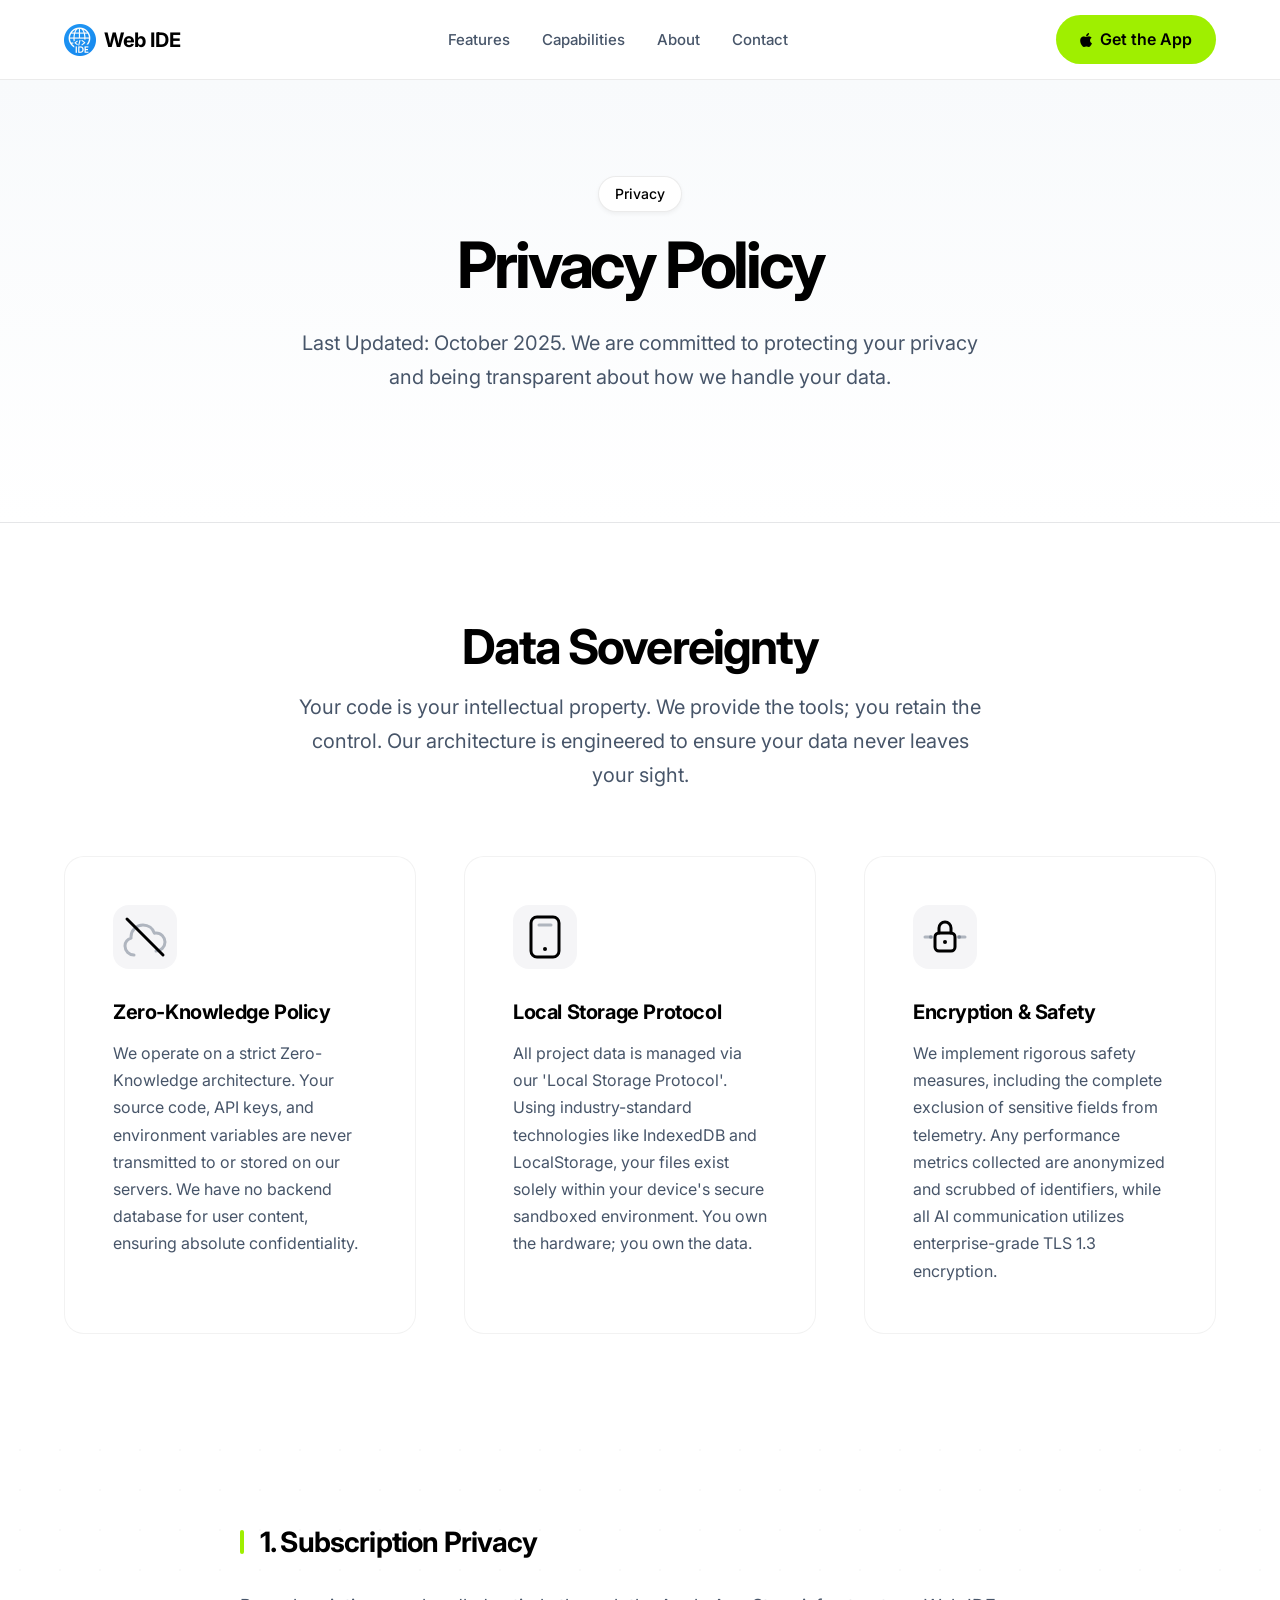
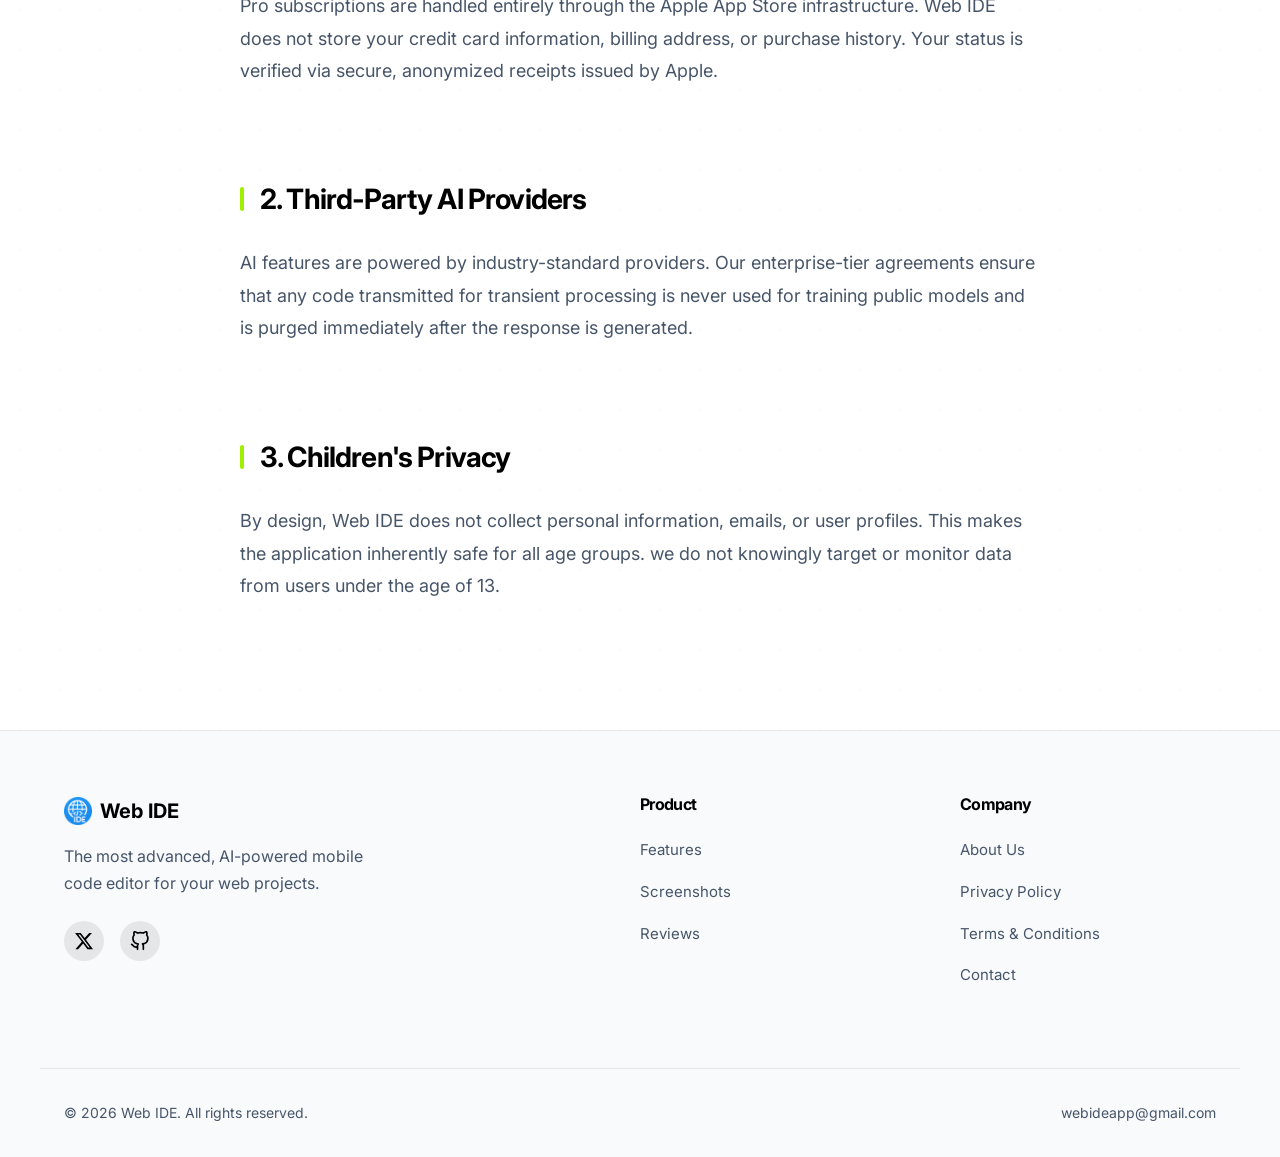
<file: pages/privacy.html>
<!DOCTYPE html><html lang="en"><head>
    <meta charset="UTF-8">
    <meta name="viewport" content="width=device-width, initial-scale=1.0, maximum-scale=1.0, user-scalable=no, viewport-fit=cover">
    <title>Privacy Policy | Web IDE: AI Code Editor</title>
    <meta name="description" content="Read the Privacy Policy for Web IDE. Learn how we protect your data, secure your code, and maintain your privacy while using our AI-powered mobile code editor.">
    <link rel="preconnect" href="https://fonts.googleapis.com">
    <link rel="preconnect" href="https://fonts.gstatic.com" crossorigin="">
    <link href="https://fonts.googleapis.com/css2?family=Inter:wght@300;400;500;600;700;800&amp;display=swap" rel="stylesheet">
    <link rel="stylesheet" href="https://cdnjs.cloudflare.com/ajax/libs/font-awesome/6.4.0/css/all.min.css">
    <link rel="stylesheet" href="../style.css">
</head>
<body class="subpage">
    <!-- Navigation Bar -->
    <nav class="navbar">
        <div class="container nav-container">
            <a href="../index.html" class="nav-logo">
                <img src="../icons/webideappicon.png" alt="Web IDE Logo" class="header-logo-img">
                <span class="logo-text">Web IDE</span>
            </a>
            
            <div class="nav-links">
                <a href="../index.html#features" class="nav-link">Features</a>
                <a href="../index.html#deep-dive" class="nav-link">Capabilities</a>
                <a href="about.html" class="nav-link">About</a>
                <a href="contact.html" class="nav-link">Contact</a>
            </div>

            <div class="nav-actions">
                <a href="https://apps.apple.com/app/id6751813522" class="btn btn-primary nav-btn">
                    <i class="fa-brands fa-apple"></i> Get the App
                </a>
                <button class="mobile-menu-toggle" aria-label="Toggle Menu">
                    <i class="fa-solid fa-bars"></i>
                </button>
            </div>
        </div>
    </nav>

    <!-- Mobile Menu Overlay -->
    <div class="mobile-menu">
        <div class="mobile-menu-inner">
            <a href="../index.html#features" class="mobile-link">Features</a>
            <a href="../index.html#deep-dive" class="mobile-link">Capabilities</a>
            <a href="about.html" class="mobile-link">About Us</a>
            <a href="contact.html" class="mobile-link">Contact</a>
            <a href="https://apps.apple.com/app/id6751813522" class="btn btn-primary mobile-btn">
                <i class="fa-brands fa-apple"></i> Download on App Store
            </a>
        </div>
    </div>

    <main>
        <!-- Privacy Hero -->
        <section class="legal-hero section-padding bg-light">
            <div class="container">
                <div class="hero-content text-center reveal-up">
                    <span class="badge mb-2">Privacy</span>
                    <h1 class="hero-title">Privacy Policy</h1>
                    <p class="section-subtitle">Last Updated: October 2025. We are committed to protecting your privacy and being transparent about how we handle your data.</p>
                </div>
            </div>
        </section>

        <!-- Privacy Content -->
        <section class="data-sovereignty section-padding">
            <div class="container">
                <div class="section-header text-center reveal-up">
                    <h2 class="section-title">Data Sovereignty</h2>
                    <p class="section-subtitle">Your code is your intellectual property. We provide the tools; you retain the control. Our architecture is engineered to ensure your data never leaves your sight.</p>
                </div>

                <div class="security-feature-grid">
                    <!-- Card 1: Zero-Knowledge -->
                    <div class="security-feature-card reveal-up">
                        <div class="security-card-icon">
                            <img src="../assets/icons/no-cloud-sync.svg" alt="No Cloud Sync Icon" loading="lazy">
                        </div>
                        <div class="security-card-content">
                            <h3>Zero-Knowledge Policy</h3>
                            <p>We operate on a strict Zero-Knowledge architecture. Your source code, API keys, and environment variables are never transmitted to or stored on our servers. We have no backend database for user content, ensuring absolute confidentiality.</p>
                        </div>
                    </div>

                    <!-- Card 2: Local Storage -->
                    <div class="security-feature-card reveal-up" style="transition-delay: 0.1s;">
                        <div class="security-card-icon">
                            <img src="../assets/icons/local-device.svg" alt="Local Device Icon" loading="lazy">
                        </div>
                        <div class="security-card-content">
                            <h3>Local Storage Protocol</h3>
                            <p>All project data is managed via our 'Local Storage Protocol'. Using industry-standard technologies like IndexedDB and LocalStorage, your files exist solely within your device's secure sandboxed environment. You own the hardware; you own the data.</p>
                        </div>
                    </div>

                    <!-- Card 3: Encryption & Safety -->
                    <div class="security-feature-card reveal-up" style="transition-delay: 0.2s;">
                        <div class="security-card-icon">
                            <img src="../assets/icons/encrypted-path.svg" alt="Encrypted Path Icon" loading="lazy">
                        </div>
                        <div class="security-card-content">
                            <h3>Encryption &amp; Safety</h3>
                            <p>We implement rigorous safety measures, including the complete exclusion of sensitive fields from telemetry. Any performance metrics collected are anonymized and scrubbed of identifiers, while all AI communication utilizes enterprise-grade TLS 1.3 encryption.</p>
                        </div>
                    </div>
                </div>
            </div>
        </section>

        <!-- Detailed Legal Clauses -->
        <section class="legal-content section-padding bg-light">
            <div class="container">
                <div class="legal-grid">
                    <div class="legal-body">
                        <div class="legal-section reveal-up">
                            <h2>1. Subscription Privacy</h2>
                            <p>Pro subscriptions are handled entirely through the Apple App Store infrastructure. Web IDE does not store your credit card information, billing address, or purchase history. Your status is verified via secure, anonymized receipts issued by Apple.</p>
                        </div>

                        <div class="legal-section reveal-up">
                            <h2>2. Third-Party AI Providers</h2>
                            <p>AI features are powered by industry-standard providers. Our enterprise-tier agreements ensure that any code transmitted for transient processing is never used for training public models and is purged immediately after the response is generated.</p>
                        </div>

                        <div class="legal-section reveal-up">
                            <h2>3. Children's Privacy</h2>
                            <p>By design, Web IDE does not collect personal information, emails, or user profiles. This makes the application inherently safe for all age groups. we do not knowingly target or monitor data from users under the age of 13.</p>
                        </div>
                    </div>
                </div>
            </div>
        </section>
    </main>

    <!-- Footer -->
    <footer class="footer">
        <div class="container footer-container">
            <div class="footer-col brand-col">
                <a href="../index.html" class="footer-logo">
                    <img src="../icons/webideappicon.png" alt="Web IDE Logo" class="footer-logo-img">
                    <span class="logo-text">Web IDE</span>
                </a>
                <p class="footer-desc">The most advanced, AI-powered mobile code editor for your web projects.</p>
                <div class="social-links">
                    <a href="https://x.com/Chuyongglean" target="_blank"><svg width="20" height="20" fill="currentColor" viewBox="0 0 24 24"><path d="M18.244 2.25h3.308l-7.227 8.26 8.502 11.24H16.17l-5.214-6.817L4.99 21.75H1.68l7.73-8.835L1.254 2.25H8.08l4.713 6.231zm-1.161 17.52h1.833L7.084 4.126H5.117z"></path></svg></a>
                    <a href="https://github.com/Chuyongglean" target="_blank"><svg width="20" height="20" fill="none" stroke="currentColor" stroke-width="2" stroke-linecap="round" stroke-linejoin="round" viewBox="0 0 24 24"><path d="M9 19c-5 1.5-5-2.5-7-3m14 6v-3.87a3.37 3.37 0 0 0-.94-2.61c3.14-.35 6.44-1.54 6.44-7A5.44 5.44 0 0 0 20 4.77 5.07 5.07 0 0 0 19.91 1S18.73.65 16 2.48a13.38 13.38 0 0 0-7 0C6.27.65 5.09 1 5.09 1A5.07 5.07 0 0 0 5 4.77a5.44 5.44 0 0 0-1.5 3.78c0 5.42 3.3 6.61 6.44 7A3.37 3.37 0 0 0 9 18.13V22"></path></svg></a>
                </div>
            </div>
            <div class="footer-col">
                <h4>Product</h4>
                <ul class="footer-links">
                    <li><a href="../index.html#features">Features</a></li>
                    <li><a href="../index.html#preview">Screenshots</a></li>
                    <li><a href="../index.html#reviews">Reviews</a></li>
                </ul>
            </div>
            <div class="footer-col">
                <h4>Company</h4>
                <ul class="footer-links">
                    <li><a href="about.html">About Us</a></li>
                    <li><a href="privacy.html">Privacy Policy</a></li>
                    <li><a href="terms.html">Terms &amp; Conditions</a></li>
                    <li><a href="contact.html">Contact</a></li>
                </ul>
            </div>
        </div>
        <div class="container footer-bottom">
            <p>© <script>document.write(new Date().getFullYear())</script> Web IDE. All rights reserved.</p>
            <p class="contact-email"><a href="mailto:webideapp@gmail.com">webideapp@gmail.com</a></p>
        </div>
    </footer>
    <script src="../script.js"></script>

<script src="../web/sw.js"></script></body></html>
</file>
<file: style.css>
/* Apple-Standard Web IDE Landing Page Styles */
:root {
    --color-bg: #FFFFFF;
    --color-bg-alt: #F8FAFC;
    --color-bg-dark: #000000;
    --color-slate: #1E293B;
    --color-text: #000000;
    --color-text-muted: #475569;
    --color-text-light: #FFFFFF;
    --color-text-light-muted: #94A3B8;
    --color-accent: #9FEF00;
    --color-accent-dark: #8ad100;
    --color-accent-glow: rgba(159, 239, 0, 0.4);
    --color-blue-glow: rgba(0, 122, 255, 0.3);
    --color-border: rgba(0, 0, 0, 0.08);
    --color-border-dark: rgba(255, 255, 255, 0.15);
    
    --font-main: 'Inter', system-ui, -apple-system, sans-serif;
    
    --spacing-1: 8px;
    --spacing-2: 16px;
    --spacing-3: 24px;
    --spacing-4: 32px;
    --spacing-5: 40px;
    --spacing-6: 48px;
    --spacing-8: 64px;
    --spacing-12: 96px;
    --spacing-16: 128px;
    
    --radius-sm: 8px;
    --radius-md: 12px;
    --radius-lg: 24px;
    --radius-full: 9999px;
    
    --shadow-sm: 0 2px 4px rgba(0,0,0,0.05);
    --shadow-md: 0 8px 16px rgba(0,0,0,0.08);
    --shadow-lg: 0 24px 48px rgba(0,0,0,0.12);
    --shadow-mockup: 0 32px 64px rgba(0,0,0,0.15);
    
    --transition-fast: 0.2s cubic-bezier(0.4, 0, 0.2, 1);
    --transition-normal: 0.3s cubic-bezier(0.4, 0, 0.2, 1);
    --transition-slow: 0.5s cubic-bezier(0.4, 0, 0.2, 1);
}

/* Global Reset */
* { margin: 0; padding: 0; box-sizing: border-box; }
html {
    scroll-behavior: smooth;
    overflow-x: hidden; /* Prevent horizontal scroll globally */
    width: 100%;
    -webkit-text-size-adjust: 100%; /* Prevent font scaling in landscape on iOS */
}
body {
    font-family: var(--font-main);
    color: var(--color-text);
    background-color: var(--color-bg);
    line-height: 1.6;
    font-size: 16px;
    overflow-x: hidden; /* Strict enforcement for mobile animations */
    width: 100%;
    -webkit-font-smoothing: antialiased;
    -moz-osx-font-smoothing: grayscale;
    padding-top: 80px; /* Match Navbar Height */
    perspective: 2000px; /* Increased for deeper, sharper 3D effects on desktop */
    backface-visibility: hidden;
}
img { max-width: 100%; height: auto; display: block; }
a { text-decoration: none; color: inherit; transition: var(--transition-fast); }
ul { list-style: none; }
button { border: none; background: none; font-family: inherit; cursor: pointer; }

/* Utilities */
.container {
    width: 100%;
    max-width: 1200px;
    margin: 0 auto;
    padding: 0 var(--spacing-3);
}
.section-padding { padding: var(--spacing-12) 0; }
.bg-light { background-color: var(--color-bg-alt); }
.bg-dark { background-color: var(--color-bg-dark); color: var(--color-text-light); }
.text-center { text-align: center; }
.text-accent { color: var(--color-accent); }
.text-muted { color: var(--color-text-muted); }
.text-warning { color: #f5a623; }

/* Typography */
h1, h2, h3, h4, h5, h6 {
    font-weight: 700;
    line-height: 1.15;
    letter-spacing: -0.04em;
    color: var(--color-bg-dark);
}
h1 { font-size: clamp(2.5rem, 6vw, 4.5rem); }
h2 { font-size: clamp(2rem, 4vw, 3.5rem); }
h3 { font-size: clamp(1.5rem, 3vw, 2.5rem); }
h4 { font-size: clamp(1.25rem, 2vw, 1.5rem); }
p {
    line-height: 1.7;
}
.section-title {
    font-size: clamp(2rem, 4vw, 3rem);
    margin-bottom: var(--spacing-2);
    letter-spacing: -0.04em;
}
.section-subtitle {
    font-size: clamp(1.125rem, 2vw, 1.25rem);
    color: var(--color-text-muted);
    max-width: 700px;
    margin: 0 auto var(--spacing-8);
    line-height: 1.7;
}
.bg-dark .section-subtitle { color: var(--color-text-light-muted); }

/* Buttons */
.btn {
    display: inline-flex;
    align-items: center;
    justify-content: center;
    gap: var(--spacing-1);
    padding: 12px 24px;
    font-weight: 600;
    border-radius: var(--radius-full);
    transition: var(--transition-normal);
    text-align: center;
}
.btn:hover { transform: translateY(-2px); }
.btn:active { transform: translateY(0); }

.btn-primary {
    background-color: var(--color-accent);
    color: var(--color-bg-dark);
}
.btn-primary:hover {
    background-color: var(--color-accent-dark);
    box-shadow: 0 0 20px var(--color-accent-glow), 0 4px 12px rgba(159, 239, 0, 0.3);
}

.btn-black {
    background-color: var(--color-bg-dark);
    color: var(--color-text-light);
    padding: 14px 32px;
}
.btn-black:hover {
    background-color: #222;
    box-shadow: var(--shadow-md);
}
.btn-large { padding: 16px 40px; }

.btn-content {
    display: flex;
    align-items: center;
    gap: var(--spacing-2);
}
.btn-text-group {
    display: flex;
    flex-direction: column;
    align-items: flex-start;
    line-height: 1;
}
.btn-subtitle {
    font-size: 0.75rem;
    font-weight: 500;
    opacity: 0.8;
    margin-bottom: 2px;
}
.btn-title {
    font-size: 1.25rem;
    font-weight: 700;
}

.btn-text {
    color: var(--color-text);
    font-weight: 600;
    padding: 12px 0;
}
.btn-text:hover { color: var(--color-text-muted); }

/* Navbar */
.header-logo-img {
    height: 32px;
    width: auto;
    border-radius: var(--radius-sm);
    display: block;
    object-fit: contain;
    transition: transform var(--transition-fast);
}
.nav-logo:hover .header-logo-img {
    transform: scale(1.05);
}
.navbar {
    position: fixed;
    top: 0;
    left: 0;
    width: 100%;
    height: 80px;
    background: #ffffff;
    backdrop-filter: blur(20px);
    -webkit-backdrop-filter: blur(20px);
    border-bottom: 1px solid var(--color-border);
    /* Apple-style soft separation shadow */
    box-shadow: 0 2px 15px rgba(0, 0, 0, 0.04), 0 1px 2px rgba(0, 0, 0, 0.02);
    z-index: 100;
    display: flex;
    align-items: center;
    /* Smooth state transitions */
    transition: 
        background var(--transition-normal), 
        box-shadow var(--transition-normal), 
        border-color var(--transition-normal);
}
.nav-container {
    display: flex;
    justify-content: space-between;
    align-items: center;
}
.nav-logo {
    display: flex;
    align-items: center;
    gap: var(--spacing-1);
    font-weight: 700;
    font-size: 1.25rem;
    letter-spacing: -0.02em;
}
.logo-icon {
    display: flex;
    align-items: center;
    justify-content: center;
    width: 32px;
    height: 32px;
    background-color: var(--color-bg-dark);
    color: var(--color-text-light);
    border-radius: var(--radius-sm);
    font-size: 14px;
}
.nav-links {
    display: flex;
    gap: var(--spacing-4);
}
.nav-link {
    font-size: 0.9375rem;
    font-weight: 500;
    color: var(--color-text-muted);
}
.nav-link:hover { color: var(--color-text); }
.nav-actions {
    display: flex;
    align-items: center;
    gap: var(--spacing-2);
}
.mobile-menu-toggle {
    display: none;
    font-size: 1.5rem;
    color: var(--color-text);
}

/* Mobile Menu */
.mobile-menu {
    position: fixed;
    top: 80px;
    left: 0;
    width: 100%;
    height: calc(100vh - 80px);
    background-color: var(--color-bg);
    z-index: 99;
    transform: translateY(-100%);
    opacity: 0;
    transition: var(--transition-normal);
    pointer-events: none;
}
.mobile-menu.active {
    transform: translateY(0);
    opacity: 1;
    pointer-events: all;
}
.mobile-menu-inner {
    padding: var(--spacing-4) var(--spacing-3);
    display: flex;
    flex-direction: column;
    gap: var(--spacing-3);
}
.mobile-link {
    font-size: 1.25rem;
    font-weight: 600;
    padding: var(--spacing-2) 0;
    border-bottom: 1px solid var(--color-border);
}

/* Hero Section */
.hero {
    padding-top: var(--spacing-8);
    min-height: calc(100vh - 80px);
    display: flex;
    align-items: center;
    background-color: var(--color-bg-alt);
}

@media (max-width: 768px) {
    .hero {
        min-height: calc(100vh - 64px);
        padding-top: var(--spacing-4);
    }
}
.hero-container {
    display: grid;
    grid-template-columns: 1fr 1fr;
    gap: var(--spacing-8);
    align-items: center;
}
.badge-wrapper { margin-bottom: var(--spacing-3); }
.badge {
    display: inline-flex;
    align-items: center;
    gap: var(--spacing-1);
    padding: 6px 16px;
    background-color: #fff;
    border: 1px solid var(--color-border);
    border-radius: var(--radius-full);
    font-size: 0.875rem;
    font-weight: 500;
    box-shadow: var(--shadow-sm);
}
.badge i { color: #f5a623; }

.hero-title {
    font-size: clamp(2.5rem, 5vw, 4rem);
    margin-bottom: var(--spacing-3);
    letter-spacing: -0.05em;
}
.hero-subtitle {
    font-size: clamp(1.125rem, 2vw, 1.375rem);
    color: var(--color-text-muted);
    margin-bottom: var(--spacing-5);
    max-width: 540px;
}
.hero-actions {
    display: flex;
    align-items: center;
    gap: var(--spacing-3);
    margin-bottom: var(--spacing-5);
    flex-wrap: wrap;
}
.hero-trust {
    display: flex;
    align-items: center;
    gap: var(--spacing-2);
}
.avatars { 
    display: flex;
    align-items: center;
}
.avatar {
    width: 38px;
    height: 38px;
    border-radius: 50%;
    border: 2px solid var(--color-bg);
    margin-left: -12px;
    object-fit: cover;
    background-color: var(--color-bg-alt);
    box-shadow: 0 2px 8px rgba(0, 0, 0, 0.08);
    position: relative;
    z-index: 1;
    transition: transform var(--transition-fast), box-shadow var(--transition-fast);
}
.avatar:hover {
    transform: translateY(-4px) scale(1.08);
    box-shadow: 0 8px 16px rgba(0, 0, 0, 0.12);
    z-index: 10;
}
.avatar:first-child { margin-left: 0; }
.hero-trust p {
    font-size: 0.875rem;
    color: var(--color-text-muted);
    font-weight: 500;
}

/* Premium Screenshot Presentation */
.premium-screenshot {
    position: relative;
    width: 100%;
    max-width: 360px;
    margin: 0 auto;
    border-radius: 28px;
    background-color: var(--color-bg);
    border: 1px solid rgba(0, 0, 0, 0.06);
    box-shadow: 0 24px 48px -12px rgba(0, 0, 0, 0.12), 0 12px 24px -8px rgba(0, 0, 0, 0.08);
    overflow: hidden;
    transition: transform 0.5s cubic-bezier(0.16, 1, 0.3, 1), box-shadow 0.5s cubic-bezier(0.16, 1, 0.3, 1);
    z-index: 2;
}
.premium-screenshot:hover {
    transform: translateY(-8px) scale(1.02);
    box-shadow: 0 32px 64px -12px rgba(0, 0, 0, 0.15), 0 16px 32px -8px rgba(0, 0, 0, 0.1);
}
.premium-screenshot::after {
    content: '';
    position: absolute;
    inset: 0;
    border-radius: inherit;
    box-shadow: inset 0 1px 1px rgba(255, 255, 255, 0.9), inset 0 0 0 1px rgba(255, 255, 255, 0.3);
    pointer-events: none;
    z-index: 3;
}
.premium-img {
    width: 100%;
    height: auto;
    display: block;
    object-fit: cover;
    position: relative;
    z-index: 1;
}

/* Preview Strip */
.preview-strip {
    padding: var(--spacing-8) 0;
    overflow: hidden;
    background-color: var(--color-bg-dark);
    color: var(--color-text-light);
}
.strip-header {
    text-align: center;
    margin-bottom: var(--spacing-5);
}
.strip-header h2 {
    font-size: 2rem;
    margin-bottom: var(--spacing-1);
}
.strip-header p {
    color: var(--color-text-light-muted);
}
.strip-scroll-container {
    width: 100%;
    overflow-x: auto;
    scroll-snap-type: x mandatory;
    scrollbar-width: none;
    -ms-overflow-style: none;
    padding-bottom: var(--spacing-4);
}
.strip-scroll-container::-webkit-scrollbar { display: none; }
.strip-track {
    display: flex;
    gap: var(--spacing-3);
    padding: 0 var(--spacing-4);
    width: max-content;
}

/* Desktop Centering and Full Width for the preview strip */
@media (min-width: 1240px) {
    .strip-scroll-container {
        display: flex;
        justify-content: center;
        padding: 0;
        width: 100%;
    }
    .strip-track {
        justify-content: center;
        padding: 0 var(--spacing-8);
        width: 100%;
        gap: var(--spacing-6); /* Increased gap for better premium spacing on ultra-wide screens */
    }
}

@media (max-width: 1024px) {
    .strip-card {
        width: 260px;
        height: 540px;
    }
    .editorial-quote {
        font-size: 1.875rem;
        padding-left: var(--spacing-6);
    }
}
.strip-card {
    flex: 0 0 auto;
    position: relative;
    width: 280px;
    height: 580px;
    border-radius: 24px;
    overflow: hidden;
    scroll-snap-align: center;
    border: 4px solid #222;
    background: #111;
}
.strip-card img {
    width: 100%;
    height: 100%;
    object-fit: cover;
    opacity: 0.8;
    transition: var(--transition-normal);
}
.strip-card:hover img {
    opacity: 1;
    transform: scale(1.02);
}
.strip-overlay {
    position: absolute;
    bottom: 0;
    left: 0;
    right: 0;
    padding: var(--spacing-8) var(--spacing-3) var(--spacing-4);
    background: linear-gradient(to top, rgba(0,0,0,0.9) 0%, rgba(0,0,0,0) 100%);
}
.strip-overlay h3 {
    margin-bottom: 4px;
    font-size: 1.25rem;
    color: #FFFFFF; /* Enhanced contrast for screenshot titles against dark background */
}
.strip-overlay p {
    font-size: 0.875rem;
    color: var(--color-text-light-muted);
}

/* Enhanced interactive styling for strip cards (applies to Web Inspector and all others) */
.strip-overlay h3,
.strip-overlay p {
    transition: transform var(--transition-normal) ease-out, opacity var(--transition-normal) ease-out;
    will-change: transform, opacity;
}

.strip-card:hover .strip-overlay h3 {
    transform: translateY(-5px); /* Lift title slightly on hover */
    opacity: 1;
}

.strip-card:hover .strip-overlay p {
    transform: translateY(-2px); /* Lift description slightly less on hover */
    opacity: 0.95;
}

/* Advanced Web Editor Section - Refined Apple Standard */
.advanced-editor {
    background-color: var(--color-bg);
    position: relative;
    overflow: hidden;
}

.advanced-editor::before {
    content: '';
    position: absolute;
    top: 0;
    left: 50%;
    transform: translateX(-50%);
    width: 80%;
    height: 1px;
    background: linear-gradient(90deg, transparent, var(--color-border), transparent);
}

.editor-capabilities-grid {
    display: grid;
    grid-template-columns: repeat(3, 1fr);
    gap: var(--spacing-4);
    margin-top: var(--spacing-8);
}

.capability-card {
    padding: var(--spacing-6);
    background: #ffffff;
    border: 1px solid rgba(0, 0, 0, 0.06);
    border-radius: 16px;
    transition: all 0.4s cubic-bezier(0.16, 1, 0.3, 1);
    display: flex;
    flex-direction: column;
    height: 100%;
    position: relative;
    overflow: hidden;
    box-shadow: 0 4px 12px rgba(0, 0, 0, 0.03);
    max-width: 100%;
    width: 100%;
}

.capability-card:hover {
    border-color: rgba(0, 122, 255, 0.4);
    box-shadow: 0 20px 40px var(--color-blue-glow);
    transform: translateY(-8px);
}

.capability-card::after {
    content: '';
    position: absolute;
    bottom: -20px;
    right: -20px;
    width: 120px;
    height: 120px;
    background: radial-gradient(circle, rgba(0, 122, 255, 0.08) 0%, transparent 70%);
    border-radius: 50%;
    opacity: 0.5;
    transition: transform 0.6s ease, opacity 0.6s ease;
    pointer-events: none;
    z-index: 1;
}

.capability-card:hover::after {
    opacity: 1;
    transform: scale(1.5);
}

.capability-icon-mini {
    width: 44px;
    height: 44px;
    background: #f5f5f7;
    color: var(--color-bg-dark);
    border-radius: 12px;
    display: flex;
    align-items: center;
    justify-content: center;
    font-size: 1.25rem;
    margin-bottom: var(--spacing-4);
    transition: var(--transition-normal);
    position: relative;
    z-index: 2;
}

.capability-card:hover .capability-icon-mini {
    background: var(--color-bg-dark);
    color: #fff;
    transform: rotate(-5deg);
}

.capability-content {
    position: relative;
    z-index: 2;
}

.capability-content h3 {
    font-size: 1.375rem;
    font-weight: 800;
    color: var(--color-bg-dark);
    margin-bottom: var(--spacing-3);
    letter-spacing: -0.04em;
    line-height: 1.2;
}

.capability-content p {
    font-size: 1.0625rem;
    color: var(--color-text-muted);
    line-height: 1.6;
    font-weight: 400;
    margin: 0;
}

/* Responsive Media Queries for Advanced Editor */
@media (max-width: 1024px) {
    .editor-capabilities-grid {
        grid-template-columns: repeat(2, 1fr);
        gap: var(--spacing-3);
    }
    .capability-card {
        padding: var(--spacing-5);
    }
}

@media (max-width: 768px) {
    .advanced-editor {
        padding: var(--spacing-12) 0;
    }
    .editor-capabilities-grid {
        grid-template-columns: 1fr;
        gap: var(--spacing-4);
        margin-top: var(--spacing-6);
    }
    .capability-card {
        padding: var(--spacing-5);
        border-radius: var(--radius-md);
    }
    .capability-content h3 {
        font-size: 1.25rem;
    }
    .capability-content p {
        font-size: 1rem;
    }
}

@media (max-width: 480px) {
    .advanced-editor .section-title {
        font-size: 1.875rem;
    }
    .capability-card {
        padding: var(--spacing-4);
    }
}

/* Core Features */
.feature-grid {
    display: grid;
    grid-template-columns: repeat(3, 1fr);
    gap: var(--spacing-4);
}
.feature-box {
    background-color: var(--color-bg);
    padding: var(--spacing-5);
    border-radius: var(--radius-lg);
    border: 1px solid var(--color-border);
    transition: var(--transition-normal);
    max-width: 100%;
    width: 100%;
}
.feature-box:hover {
    background-color: var(--color-bg-alt);
    box-shadow: var(--shadow-md);
    transform: translateY(-4px);
    border-color: rgba(0,0,0,0.15);
}

/* Enhanced terminal icon specific styling */
.fa-terminal {
    font-family: "Courier New", Courier, monospace;
    font-weight: 900;
}
.feature-icon-wrapper {
    width: 64px;
    height: 64px;
    background-color: #f5f5f7;
    color: var(--color-text);
    border: none;
    border-radius: 16px;
    display: flex;
    align-items: center;
    justify-content: center;
    font-size: 1.75rem;
    margin-bottom: var(--spacing-3);
    transition: var(--transition-normal);
}
.feature-text {
    padding: var(--spacing-2) 0 0 0;
    margin-top: var(--spacing-1);
}
.feature-title {
    font-size: 1.25rem;
    margin-bottom: var(--spacing-2);
    letter-spacing: -0.03em;
}
.feature-desc {
    color: var(--color-text-muted);
    font-size: 1.0625rem;
    line-height: 1.7;
}

/* Deep Dive */
.dive-row {
    display: flex;
    align-items: center;
    gap: var(--spacing-8);
    margin-bottom: var(--spacing-12);
}
.dive-row:last-child { margin-bottom: 0; }
.dive-row.reverse { flex-direction: row-reverse; }
.dive-content { flex: 1; }
.dive-icon {
    width: 64px;
    height: 64px;
    background-color: #f5f5f7;
    color: var(--color-bg-dark);
    border: none;
    border-radius: 16px;
    display: flex;
    align-items: center;
    justify-content: center;
    font-size: 1.75rem;
    margin-bottom: var(--spacing-3);
    transition: var(--transition-normal);
}

/* Terminal SVG Specific Styling - Apple Standard Minimalism */
.terminal-icon-container {
    display: flex;
    align-items: center;
    justify-content: center;
    margin-bottom: var(--spacing-4);
    width: 64px;
    height: 64px;
    background-color: #f5f5f7;
    border-radius: 16px;
    transition: var(--transition-normal);
}

.terminal-svg {
    width: 32px;
    height: 32px;
    color: var(--color-bg-dark);
    stroke: currentColor;
    stroke-width: 1.5;
    transition: all var(--transition-normal);
}

/* Interactive States for Terminal Icon */
.dive-row:hover .terminal-icon-container {
    background-color: var(--color-accent);
    transform: rotate(-8deg) scale(1.1);
    box-shadow: 0 10px 25px var(--color-accent-glow);
}

.dive-row:hover .terminal-svg {
    color: var(--color-bg-dark);
    transform: scale(1.05);
}

/* Responsive Adjustments for Terminal Icon */
@media (max-width: 1024px) {
    .terminal-icon-container {
        width: 60px;
        height: 60px;
    }
    .terminal-svg {
        width: 30px;
        height: 30px;
    }
}

@media (max-width: 768px) {
    .terminal-icon-container {
        width: 56px;
        height: 56px;
        margin: 0 auto var(--spacing-3);
    }
    .terminal-svg {
        width: 28px;
        height: 28px;
    }
}

@media (max-width: 480px) {
    .terminal-icon-container {
        width: 48px;
        height: 48px;
        border-radius: 12px;
    }
    .terminal-svg {
        width: 24px;
        height: 24px;
        stroke-width: 2;
    }
}

/* Web Inspector SVG Specific Styling - Apple Standard Minimalism */
.web-inspector-icon-container {
    display: flex;
    align-items: center;
    justify-content: center;
    margin-bottom: var(--spacing-4);
    width: 64px;
    height: 64px;
    background-color: #f5f5f7;
    border-radius: 16px;
    transition: var(--transition-normal);
    color: var(--color-bg-dark); /* Explicitly set color for SVG currentColor stroke */
}

.web-inspector-svg-icon {
    display: block; /* Ensure it behaves as a block element */
    width: 32px;
    height: 32px;
    object-fit: contain; /* Ensure the SVG scales properly within its container */
    transition: all var(--transition-normal);
    /* The SVG uses stroke="currentColor" and fill="none", so CSS fill property is not needed here. */
}

/* Interactive States for Web Inspector Icon */
.web-inspector-row:hover .web-inspector-icon-container {
    background-color: var(--color-accent);
    transform: rotate(-8deg) scale(1.1);
    box-shadow: 0 10px 25px var(--color-accent-glow);
}

.web-inspector-row:hover .web-inspector-svg-icon {
    transform: scale(1.05);
}

/* Responsive Adjustments for Web Inspector Icon */
@media (max-width: 1024px) {
    .web-inspector-icon-container {
        width: 60px;
        height: 60px;
    }
    .web-inspector-svg-icon {
        width: 30px;
        height: 30px;
    }
}

@media (max-width: 768px) {
    .web-inspector-icon-container {
        width: 56px;
        height: 56px;
        margin: 0 auto var(--spacing-3);
    }
    .web-inspector-svg-icon {
        width: 28px;
        height: 28px;
    }
}

@media (max-width: 480px) {
    .web-inspector-icon-container {
        width: 48px;
        height: 48px;
        border-radius: 12px;
    }
    .web-inspector-svg-icon {
        width: 24px;
        height: 24px;
    }
}

.dive-row:hover .dive-icon {
    background-color: var(--color-accent);
    color: var(--color-bg-dark);
    transform: rotate(-8deg) scale(1.1);
}
.dive-content h3 {
    font-size: 2rem;
    margin-bottom: var(--spacing-3);
}
.dive-content p {
    color: var(--color-text-muted);
    font-size: 1.125rem;
    margin-bottom: var(--spacing-4);
}
.feature-list {
    display: flex;
    flex-direction: column;
    gap: var(--spacing-4);
    margin-top: var(--spacing-4);
}
.feature-list li {
    display: grid;
    grid-template-columns: 24px 1fr;
    gap: var(--spacing-3);
    align-items: flex-start;
    font-size: 1.0625rem;
    line-height: 1.6;
    color: var(--color-text-muted);
}
.feature-list li i,
.feature-list li svg {
    color: var(--color-accent);
    background: transparent;
    border-radius: 0;
    width: 24px;
    height: 24px;
    display: flex;
    align-items: center;
    justify-content: center;
    font-size: 1.25rem;
    margin-top: 2px;
}
.list-content {
    display: flex;
    flex-direction: column;
    gap: 4px;
}
.list-content strong {
    color: var(--color-text);
    font-weight: 600;
    font-size: 1.125rem;
    letter-spacing: -0.02em;
    line-height: 1.4;
}
.list-content span {
    color: var(--color-text-muted);
}
.dive-visual {
    flex: 1;
    display: flex;
    justify-content: center;
}

/* Web Inspector Section - New Feature */
.web-inspector-section {
    background-color: var(--color-bg-alt);
}

.web-inspector-row {
    display: flex;
    align-items: center;
    gap: var(--spacing-8);
    margin-bottom: var(--spacing-12); /* Align with other deep dive sections */
}

.web-inspector-content {
    flex: 1;
}

.web-inspector-title {
    font-size: clamp(2rem, 3.5vw, 2.75rem);
    margin-bottom: var(--spacing-3);
    color: var(--color-bg-dark);
    letter-spacing: -0.04em;
}

.web-inspector-description {
    font-size: 1.125rem;
    color: var(--color-text-muted);
    line-height: 1.7;
    max-width: 500px;
}

.web-inspector-visual {
    flex: 1;
    display: flex;
    justify-content: center;
}

/* Responsive Media Queries for Web Inspector Section */
@media (max-width: 992px) {
    .web-inspector-row {
        flex-direction: column;
        text-align: center;
        gap: var(--spacing-6);
        margin-bottom: var(--spacing-8);
    }

    .web-inspector-description {
        margin: 0 auto var(--spacing-4);
    }
}

@media (max-width: 768px) {
    .web-inspector-row {
        gap: var(--spacing-5);
    }

    .web-inspector-title {
        font-size: 1.75rem;
    }

    .web-inspector-description {
        font-size: 1rem;
    }

    .web-inspector-visual .premium-screenshot {
        max-width: 280px;
    }
}


/* Audience */
.audience-grid {
    display: grid;
    grid-template-columns: repeat(3, 1fr);
    gap: var(--spacing-4);
}
.audience-card {
    background-color: var(--color-bg);
    padding: 40px;
    border-radius: var(--radius-lg);
    border: 1px solid var(--color-border);
    box-shadow: 0 12px 32px rgba(0, 0, 0, 0.04);
    transition: var(--transition-normal);
    display: flex;
    flex-direction: column;
    max-width: 100%;
    width: 100%;
}
.audience-card:hover {
    background-color: var(--color-bg-alt);
    transform: translateY(-4px);
    box-shadow: 0 16px 40px rgba(0, 0, 0, 0.08);
    border-color: rgba(0,0,0,0.15);
}
.audience-card.highlight {
    position: relative;
    transform: scale(1.02);
    border-color: rgba(159, 239, 0, 0.6);
    box-shadow: 0 20px 48px rgba(0, 0, 0, 0.06);
}
.audience-card.highlight:hover {
    transform: scale(1.02) translateY(-4px);
}
.audience-card.highlight::before {
    content: '';
    position: absolute;
    top: -1px;
    left: -1px;
    right: -1px;
    height: 4px;
    background-color: var(--color-accent);
    border-top-left-radius: var(--radius-lg);
    border-top-right-radius: var(--radius-lg);
}
.audience-icon {
    width: 64px;
    height: 64px;
    display: flex;
    align-items: center;
    justify-content: center;
    background-color: #f5f5f7;
    border-radius: 16px;
    margin-bottom: var(--spacing-4);
    color: #111111;
    transition: var(--transition-normal);
}
.audience-card.highlight .audience-icon {
    background-color: var(--color-accent);
    color: #111111;
}
.audience-text {
    flex: 1;
}
.audience-title {
    font-size: 1.25rem;
    font-weight: 600;
    color: #111111;
    margin-bottom: var(--spacing-2);
    letter-spacing: -0.02em;
}
.audience-desc {
    color: #666666;
    font-size: 1.0625rem;
    line-height: 1.7;
}

/* Reviews */
.rating-stars {
    color: #f5a623;
    font-size: 1.25rem;
    margin-bottom: var(--spacing-2);
}

.reviews-scroller {
    width: 100%;
    padding: var(--spacing-4) 0 var(--spacing-8);
    position: relative;
    overflow: hidden;
    -webkit-mask-image: linear-gradient(to right, transparent, black 5%, black 95%, transparent);
    mask-image: linear-gradient(to right, transparent, black 5%, black 95%, transparent);
}

.reviews-track {
    display: flex;
    gap: var(--spacing-4);
    width: max-content;
    align-items: stretch;
}

.marquee-content {
    display: flex;
    gap: var(--spacing-4);
    flex-shrink: 0;
    animation: scroll-reviews 40s linear infinite;
    will-change: transform;
}

.marquee-content:hover,
.marquee-content:active {
    animation-play-state: paused;
}

@keyframes scroll-reviews {
    0% { transform: translateX(0); }
    100% { transform: translateX(calc(-100% - var(--spacing-4))); }
}

@keyframes pulse {
    0% { transform: scale(1); }
    50% { transform: scale(1.02); color: var(--color-accent-dark); }
    100% { transform: scale(1); }
}

.review-card {
    background-color: #ffffff;
    padding: var(--spacing-6);
    border-radius: 20px;
    border: 1px solid #e5e5ea;
    display: flex;
    flex-direction: column;
    justify-content: space-between;
    transition: var(--transition-normal);
    width: 350px;
    min-width: 300px;
    flex-shrink: 0;
    box-shadow: 0 4px 24px rgba(0,0,0,0.03); /* Soft, Apple-like shadow */
}

.review-card:hover {
    box-shadow: 0 12px 32px rgba(0,0,0,0.06);
    border-color: #d1d1d6;
    transform: translateY(-4px);
}

.review-quote {
    font-size: 1.125rem;
    font-style: normal;
    font-weight: 400;
    margin-bottom: var(--spacing-5);
    line-height: 1.6;
    color: var(--color-text);
}

.review-author {
    display: flex;
    align-items: center;
    gap: var(--spacing-3);
}

.author-info {
    display: flex;
    flex-direction: column;
}

.author-info strong { 
    font-size: 1.0625rem; 
    font-weight: 600;
    color: var(--color-text);
}

.author-info span {
    font-size: 0.9375rem;
    color: var(--color-text-muted);
}

/* Comparison */
.table-wrapper {
    background-color: var(--color-bg);
    border-radius: var(--radius-lg);
    border: 1px solid var(--color-border);
    overflow: hidden;
    box-shadow: var(--shadow-sm);
}
.compare-table {
    width: 100%;
    border-collapse: collapse;
    text-align: left;
}
.compare-table th, .compare-table td {
    padding: var(--spacing-4);
    border-bottom: 1px solid var(--color-border);
}
.compare-table th {
    background-color: var(--color-bg-alt);
    font-weight: 600;
    font-size: 1.125rem;
}
.compare-table tr:last-child td { border-bottom: none; }
.compare-table td:first-child { font-weight: 600; }
.compare-table i { margin-right: 8px; }

/* Final CTA */
.final-cta { background-color: var(--color-bg); }
.cta-title {
    font-size: clamp(2.5rem, 4vw, 3.5rem);
    margin-bottom: var(--spacing-2);
}
.cta-subtitle {
    font-size: 1.25rem;
    color: var(--color-text-muted);
    margin-bottom: var(--spacing-5);
}
.availability-note {
    font-size: 0.875rem;
    color: var(--color-text-muted);
    margin-top: var(--spacing-3);
}

/* Community CTA */
.community-cta {
    padding: var(--spacing-16) 0;
    position: relative;
    overflow: hidden;
    border-top: 1px solid var(--color-border-dark);
}

.community-cta::before {
    content: '';
    position: absolute;
    top: 0;
    left: 50%;
    transform: translateX(-50%);
    width: 60%;
    height: 1px;
    background: linear-gradient(90deg, transparent, rgba(159, 239, 0, 0.4), transparent);
}

.community-cta .section-subtitle {
    margin-bottom: var(--spacing-6);
    max-width: 600px;
    color: var(--color-text-light-muted);
}

.community-action {
    display: flex;
    justify-content: center;
    margin-top: var(--spacing-6);
    position: relative;
    z-index: 2;
}

.community-btn {
    font-size: 1.125rem;
    padding: 18px 48px;
    background-color: var(--color-accent);
    color: #000000;
    font-weight: 800;
    letter-spacing: -0.01em;
    box-shadow: 0 8px 24px rgba(159, 239, 0, 0.25);
    transition: all 0.4s cubic-bezier(0.16, 1, 0.3, 1);
    display: inline-flex;
    align-items: center;
    gap: 12px;
    border-radius: var(--radius-full);
    position: relative;
    overflow: hidden;
    animation: community-pulse 3s infinite;
}

@keyframes community-pulse {
    0% { box-shadow: 0 0 0 0 rgba(159, 239, 0, 0.4); }
    70% { box-shadow: 0 0 0 15px rgba(159, 239, 0, 0); }
    100% { box-shadow: 0 0 0 0 rgba(159, 239, 0, 0); }
}

.community-btn::after {
    content: '';
    position: absolute;
    top: 0;
    left: -100%;
    width: 50%;
    height: 100%;
    background: linear-gradient(to right, rgba(255,255,255,0) 0%, rgba(255,255,255,0.4) 50%, rgba(255,255,255,0) 100%);
    transform: skewX(-25deg);
    animation: button-shine 6s infinite;
    pointer-events: none;
}

@keyframes button-shine {
    0% { left: -100%; }
    20% { left: 200%; }
    100% { left: 200%; }
}

.community-btn svg {
    transition: transform 0.4s cubic-bezier(0.16, 1, 0.3, 1);
    position: relative;
    z-index: 2;
}

.community-btn:hover {
    transform: translateY(-4px) scale(1.02);
    background-color: var(--color-accent-dark);
    box-shadow: 0 20px 40px rgba(159, 239, 0, 0.4), 0 0 0 4px rgba(159, 239, 0, 0.15);
    animation: none;
}

.community-btn:hover svg {
    transform: scale(1.15) rotate(-5deg);
}

@media (max-width: 768px) {
    .community-cta {
        padding: var(--spacing-12) 0;
    }
    .community-btn {
        width: 100%;
        justify-content: center;
        padding: 16px 24px;
    }
}

/* Footer */
.footer {
    background-color: var(--color-bg-alt);
    padding: var(--spacing-8) 0 var(--spacing-4);
    border-top: 1px solid var(--color-border);
}
.footer-container {
    display: grid;
    grid-template-columns: 2fr 1fr 1fr;
    gap: var(--spacing-8);
    margin-bottom: var(--spacing-8);
}
.footer-logo {
    display: inline-flex;
    align-items: center;
    gap: var(--spacing-1);
    font-weight: 700;
    font-size: 1.25rem;
    margin-bottom: var(--spacing-2);
}
.footer-logo-img {
    height: 28px;
    width: auto;
    border-radius: 6px;
    object-fit: contain;
}
.footer-desc {
    color: var(--color-text-muted);
    margin-bottom: var(--spacing-3);
    max-width: 300px;
}
.social-links {
    display: flex;
    gap: var(--spacing-2);
}
.social-links a {
    display: flex;
    align-items: center;
    justify-content: center;
    width: 40px;
    height: 40px;
    border-radius: 50%;
    background-color: var(--color-border);
    color: var(--color-text);
}
.social-links a:hover {
    background-color: var(--color-bg-dark);
    color: var(--color-text-light);
}
.footer-col h4 {
    font-size: 1rem;
    margin-bottom: var(--spacing-3);
}
.footer-links li { margin-bottom: var(--spacing-2); }
.footer-links a {
    color: var(--color-text-muted);
    font-size: 0.9375rem;
}
.footer-links a:hover { color: var(--color-text); }

/* Legal Pages Content Styling - Premium Minimalist Implementation */
.legal-hero {
    padding-bottom: var(--spacing-8);
    border-bottom: 1px solid var(--color-border);
    background: linear-gradient(to bottom, var(--color-bg-alt), #ffffff);
}

.legal-content {
    background-color: #ffffff;
    position: relative;
}

.legal-content::before {
    content: '';
    position: absolute;
    top: 0;
    left: 0;
    right: 0;
    height: 100%;
    background-image: radial-gradient(var(--color-border) 1px, transparent 1px);
    background-size: 40px 40px;
    opacity: 0.3;
    pointer-events: none;
}

.legal-grid {
    max-width: 800px;
    margin: 0 auto;
}

.legal-body {
    display: flex;
    flex-direction: column;
    gap: var(--spacing-8);
    position: relative;
    z-index: 2;
}

.legal-section h2 {
    font-size: 1.75rem;
    color: var(--color-bg-dark);
    margin-bottom: var(--spacing-4);
    letter-spacing: -0.03em;
    display: flex;
    align-items: center;
    gap: var(--spacing-2);
}

.legal-section h2::before {
    content: '';
    display: inline-block;
    width: 4px;
    height: 24px;
    background-color: var(--color-accent);
    border-radius: var(--radius-full);
}

.legal-section p {
    font-size: 1.125rem;
    color: var(--color-text-muted);
    margin-bottom: var(--spacing-4);
    line-height: 1.8;
}

.legal-section ul {
    list-style: none;
    padding-left: 0;
    display: flex;
    flex-direction: column;
    gap: var(--spacing-3);
}

.legal-section li {
    position: relative;
    padding: var(--spacing-3) var(--spacing-4);
    font-size: 1.0625rem;
    color: var(--color-text-muted);
    line-height: 1.6;
    background: var(--color-bg-alt);
    border-radius: var(--radius-md);
    border: 1px solid var(--color-border);
    transition: var(--transition-fast);
}

.legal-section li:hover {
    background: #ffffff;
    border-color: var(--color-accent);
    transform: translateX(4px);
    color: var(--color-text);
}

.legal-section li::before {
    content: '→';
    position: absolute;
    left: -20px;
    color: var(--color-accent-dark);
    font-weight: 800;
    opacity: 0;
    transition: all var(--transition-fast);
}

.legal-section li:hover::before {
    opacity: 1;
    left: 10px;
}

.legal-section li strong {
    color: var(--color-bg-dark);
}

/* --- Bento Box Grid System (Elite Minimalist) --- */
.bento-section {
    background-color: var(--color-bg-alt);
    border-top: 1px solid rgba(0,0,0,0.08);
    border-bottom: 1px solid rgba(0,0,0,0.08);
}

.bento-grid {
    display: grid;
    grid-template-columns: repeat(3, 1fr);
    gap: var(--spacing-4);
    margin-top: var(--spacing-8);
}

.bento-card {
    background-color: var(--color-bg);
    border: 1px solid rgba(0,0,0,0.08);
    border-radius: var(--radius-lg);
    padding: var(--spacing-6);
    transition: all var(--transition-normal);
    position: relative;
    overflow: hidden;
    display: flex;
    flex-direction: column;
}

.bento-card:hover {
    background-color: var(--color-bg-alt);
    border-color: rgba(0,0,0,0.15);
    transform: translateY(-4px);
    box-shadow: 0 12px 32px rgba(0,0,0,0.04);
}

.bento-icon {
    width: 48px;
    height: 48px;
    background-color: var(--color-bg-dark);
    color: var(--color-text-light);
    border-radius: var(--radius-md);
    display: flex;
    align-items: center;
    justify-content: center;
    font-size: 1.25rem;
    margin-bottom: var(--spacing-4);
    transition: transform var(--transition-normal);
}

.bento-card:hover .bento-icon {
    transform: scale(1.05) rotate(-5deg);
}

.bento-title {
    font-size: 1.5rem;
    color: var(--color-slate);
    margin-bottom: var(--spacing-2);
    letter-spacing: -0.02em;
}

.bento-desc {
    color: var(--color-text-muted);
    font-size: 1.0625rem;
    line-height: 1.7;
}

/* Specific Bento Col Spans */
.speed-card { grid-column: span 2; }
.pwa-card { grid-column: span 1; }
.offline-card { grid-column: span 3; }

@media (max-width: 992px) {
    .bento-grid { grid-template-columns: repeat(2, 1fr); gap: var(--spacing-4); }
    .speed-card { grid-column: span 2; }
    .pwa-card { grid-column: span 1; }
    .offline-card { grid-column: span 1; }
}

@media (max-width: 768px) {
    .bento-grid { grid-template-columns: 1fr; gap: var(--spacing-4); }
    .speed-card, .pwa-card, .offline-card { grid-column: span 1; }
    .bento-card { padding: var(--spacing-5); }
    .bento-icon { width: 40px; height: 40px; font-size: 1.125rem; margin-bottom: var(--spacing-3); }
    .bento-title { font-size: 1.375rem; }
}

/* --- Founder's Blueprint Section --- */
.creator-section {
    background-color: var(--color-bg);
}

.architect-card {
    display: grid;
    grid-template-columns: 1fr 1.5fr;
    gap: var(--spacing-8);
    align-items: center;
    background-color: var(--color-bg);
    border: 1px solid rgba(0,0,0,0.05);
    border-radius: 24px;
    padding: var(--spacing-8);
    box-shadow: 0 8px 32px rgba(0, 0, 0, 0.03);
    transition: all var(--transition-normal);
}

.architect-card:hover {
    background-color: #ffffff;
    box-shadow: 0 24px 80px rgba(0, 0, 0, 0.06);
    transform: translateY(-4px);
    border-color: rgba(0,0,0,0.08);
}

.architect-image-wrapper {
    position: relative;
    width: 100%;
    max-width: 360px;
    margin: 0 auto;
    border-radius: 24px;
    overflow: hidden;
    border: 1px solid rgba(0,0,0,0.08);
    box-shadow: 0 12px 32px rgba(0,0,0,0.05);
    background-color: var(--color-bg-alt);
    transition: all var(--transition-normal);
}

.architect-image-wrapper::after {
    content: '';
    position: absolute;
    inset: 0;
    border-radius: 24px;
    box-shadow: inset 0 0 0 1px rgba(255, 255, 255, 0.15);
    pointer-events: none;
    z-index: 2;
}

.architect-image {
    width: 100%;
    height: auto;
    display: block;
    object-fit: cover;
    transition: transform 0.8s cubic-bezier(0.16, 1, 0.3, 1);
}

.architect-card:hover .architect-image {
    transform: scale(1.06);
}

.architect-card:hover .architect-image-wrapper {
    box-shadow: 0 20px 48px rgba(0,0,0,0.1);
    border-color: rgba(0,0,0,0.12);
}

.architect-info {
    display: flex;
    flex-direction: column;
}

.architect-title {
    font-family: 'SF Mono', 'JetBrains Mono', 'Fira Code', monospace;
    font-size: 0.875rem;
    color: var(--color-text-muted);
    text-transform: uppercase;
    letter-spacing: 0.1em;
    margin-bottom: var(--spacing-3);
    font-weight: 600;
}

.architect-name {
    font-family: 'Inter', var(--font-main);
    font-size: clamp(2.5rem, 5vw, 3.75rem);
    font-weight: 800;
    color: var(--color-bg-dark);
    line-height: 1.1;
    letter-spacing: -0.04em;
    margin-bottom: var(--spacing-4);
}

.architect-bio {
    font-size: 1.125rem;
    color: var(--color-text-muted);
    line-height: 1.8;
    margin-bottom: var(--spacing-3);
}

.architect-bio:last-child {
    margin-bottom: 0;
}

@media (max-width: 992px) {
    .architect-card {
        grid-template-columns: 1fr;
        text-align: left;
        gap: var(--spacing-6);
        padding: var(--spacing-6);
    }
    .architect-image-wrapper {
        margin: 0;
        max-width: 400px;
    }
}

@media (max-width: 768px) {
    .architect-card {
        padding: var(--spacing-5);
        gap: var(--spacing-5);
    }
    .architect-image-wrapper {
        max-width: 100%;
        border-radius: 20px;
    }
    .architect-image-wrapper::after {
        border-radius: 20px;
    }
    .architect-name {
        font-size: 2.25rem;
    }
    .architect-bio {
        font-size: 1.0625rem;
    }
}

/* --- Sovereignty Section & Blueprint Aesthetic --- */
.sovereignty-section {
    background-color: #ffffff;
    border-top: 1px solid #e2e8f0;
    border-bottom: 1px solid #e2e8f0;
}

.security-protocol-tag {
    display: inline-block;
    font-family: 'SF Mono', 'JetBrains Mono', 'Fira Code', monospace;
    font-size: 0.75rem;
    color: #64748b;
    background: #f1f5f9;
    padding: 4px 12px;
    border-radius: 4px;
    margin-bottom: var(--spacing-3);
    letter-spacing: 0.05em;
    text-transform: uppercase;
    font-weight: 600;
}

.manifesto-block {
    margin: var(--spacing-8) 0;
    padding: var(--spacing-6);
    background: #f8fafc;
    border-left: 4px solid var(--color-bg-dark);
    border-radius: 0 var(--radius-md) var(--radius-md) 0;
}

.manifesto-title {
    font-size: 1.5rem;
    margin-bottom: var(--spacing-3);
    color: var(--color-bg-dark);
    letter-spacing: -0.02em;
}

.security-pillars-grid {
    display: grid;
    grid-template-columns: repeat(3, 1fr);
    gap: var(--spacing-4);
    margin-bottom: var(--spacing-12);
}

.pillar-card {
    padding: var(--spacing-6);
    border: 1px solid #e2e8f0;
    border-radius: var(--radius-md);
    background: #ffffff;
    transition: all 0.3s ease;
    display: flex;
    flex-direction: column;
}

.pillar-card:hover {
    border-color: var(--color-bg-dark);
    box-shadow: 0 10px 30px rgba(0,0,0,0.05);
}

.pillar-header {
    display: flex;
    justify-content: space-between;
    align-items: flex-start;
    margin-bottom: var(--spacing-4);
}

.pillar-number {
    display: block;
    font-family: 'SF Mono', 'JetBrains Mono', monospace;
    font-size: 0.875rem;
    color: #94a3b8;
}

.pillar-icon {
    width: 32px;
    height: 32px;
    opacity: 0.8;
}

.pillar-card h4 {
    font-size: 1.25rem;
    margin-bottom: var(--spacing-3);
    color: var(--color-bg-dark);
    letter-spacing: -0.01em;
}

.pillar-card p {
    font-size: 0.9375rem;
    color: var(--color-text-muted);
    line-height: 1.6;
    margin: 0;
}

@media (max-width: 992px) {
    .security-pillars-grid {
        grid-template-columns: repeat(2, 1fr);
        gap: var(--spacing-4);
    }
}

@media (max-width: 768px) {
    .security-pillars-grid {
        grid-template-columns: 1fr;
        gap: var(--spacing-4);
        margin-bottom: var(--spacing-8);
    }
}

.technical-spec-container {
    margin-top: var(--spacing-12);
}

.spec-title {
    font-size: 1.5rem;
    margin-bottom: var(--spacing-6);
    color: var(--color-bg-dark);
    letter-spacing: -0.02em;
}

.spec-table-wrapper {
    overflow-x: auto;
    border: 1px solid #e2e8f0;
    border-radius: var(--radius-md);
}

.spec-table {
    width: 100%;
    border-collapse: collapse;
    text-align: left;
    min-width: 600px;
}

.spec-table th {
    background: #f8fafc;
    padding: var(--spacing-4);
    font-size: 0.8125rem;
    font-weight: 700;
    color: #475569;
    border-bottom: 1px solid #e2e8f0;
    text-transform: uppercase;
    letter-spacing: 0.05em;
}

.spec-table td {
    padding: var(--spacing-4);
    border-bottom: 1px solid #f1f5f9;
    font-size: 0.9375rem;
    color: var(--color-text);
}

.spec-table tr:last-child td {
    border-bottom: none;
}

.tech-term {
    font-family: 'SF Mono', 'JetBrains Mono', monospace;
    background: #f1f5f9;
    padding: 2px 8px;
    border-radius: 4px;
    font-size: 0.8125rem;
    color: #1e293b;
    font-weight: 500;
}

@media (prefers-color-scheme: dark) {
    .sovereignty-section {
        background-color: #020617;
        border-color: #1e293b;
    }
    .pillar-card {
        background: #0f172a;
        border-color: #1e293b;
    }
    .pillar-card:hover { border-color: var(--color-accent); }
    .manifesto-block {
        background: #0f172a;
        border-left-color: var(--color-accent);
    }
    .spec-table-wrapper { border-color: #1e293b; }
    .spec-table th {
        background: #0f172a;
        color: #94a3b8;
        border-bottom-color: #1e293b;
    }
    .spec-table td { border-bottom-color: #0f172a; color: #e2e8f0; }
    .tech-term { background: #1e293b; color: #f1f5f9; }
    .security-protocol-tag { background: #1e293b; color: #94a3b8; }
    .pillar-card h4, .spec-title, .manifesto-title { color: #ffffff; }
}

/* --- Security & Data Privacy System --- */
.security-feature-grid {
    display: grid;
    grid-template-columns: repeat(3, 1fr);
    gap: var(--spacing-6);
    margin-top: var(--spacing-8);
}

.security-feature-card {
    background: #ffffff;
    border: 1px solid rgba(0, 0, 0, 0.05);
    border-radius: 20px;
    padding: var(--spacing-6);
    transition: all 0.4s cubic-bezier(0.16, 1, 0.3, 1);
    display: flex;
    flex-direction: column;
    gap: var(--spacing-4);
    height: 100%;
}

.security-feature-card:hover {
    transform: translateY(-8px);
    box-shadow: 0 30px 60px rgba(0, 0, 0, 0.08);
    border-color: var(--color-accent);
}

.security-card-icon {
    width: 64px;
    height: 64px;
    background-color: #f5f5f7;
    border-radius: 16px;
    display: flex;
    align-items: center;
    justify-content: center;
    transition: var(--transition-normal);
    flex-shrink: 0;
}

.security-feature-card:hover .security-card-icon {
    background-color: #000000;
}

.security-feature-card:hover .security-card-icon img {
    filter: invert(1) brightness(2);
}

.security-card-content h3 {
    font-size: 1.25rem;
    color: #000000;
    margin-bottom: var(--spacing-2);
    letter-spacing: -0.02em;
    font-weight: 700;
}

.security-card-content p {
    font-size: 1rem;
    color: #475569; /* Deep Slate */
    line-height: 1.7;
    margin: 0;
}

/* Security Guarantee Section (About Page) */
.security-privacy-guarantee {
    background-color: #000000;
    color: #ffffff;
    padding: var(--spacing-16) 0;
}

.security-hero-card {
    background: #111111;
    border: 1px solid rgba(255, 255, 255, 0.1);
    border-radius: 32px;
    padding: var(--spacing-12) var(--spacing-8);
    position: relative;
    overflow: hidden;
    text-align: center;
    box-shadow: 0 40px 100px rgba(0, 0, 0, 0.5);
}

.security-icon-circle {
    width: 80px;
    height: 80px;
    background: rgba(159, 239, 0, 0.1);
    border-radius: 50%;
    display: flex;
    align-items: center;
    justify-content: center;
    margin: 0 auto var(--spacing-6);
}

.security-main-svg {
    width: 40px;
    height: 40px;
    /* Match Accent Color #9FEF00 */
    filter: invert(78%) sepia(87%) saturate(1000%) hue-rotate(36deg) brightness(110%) contrast(101%);
}

.security-heading {
    font-size: clamp(2rem, 5vw, 3rem);
    margin-bottom: var(--spacing-2);
    font-weight: 800;
    letter-spacing: -0.04em;
}

.security-subheading {
    font-size: 1.25rem;
    color: #94a3b8;
    max-width: 700px;
    margin: 0 auto var(--spacing-12);
    line-height: 1.6;
}

.security-feature-grid-about {
    display: grid;
    grid-template-columns: repeat(2, 1fr);
    gap: var(--spacing-8);
    max-width: 900px;
    margin: 0 auto var(--spacing-12);
    text-align: left;
}

.security-feature-item {
    display: flex;
    gap: var(--spacing-4);
    align-items: flex-start;
}

.sf-icon {
    width: 56px;
    height: 56px;
    background: rgba(255, 255, 255, 0.05);
    border-radius: 14px;
    display: flex;
    align-items: center;
    justify-content: center;
    flex-shrink: 0;
    border: 1px solid rgba(255, 255, 255, 0.1);
}

.sf-icon img {
    width: 28px;
    height: 28px;
    filter: invert(1) brightness(2);
}

.sf-text h4 {
    font-size: 1.25rem;
    margin-bottom: 8px;
    color: #ffffff;
    font-weight: 700;
    letter-spacing: -0.01em;
}

.sf-text p {
    font-size: 1rem;
    color: #94a3b8;
    line-height: 1.7;
}

.security-card-action {
    margin-top: var(--spacing-4);
}

/* Responsiveness for Security Grid */
@media (max-width: 1024px) {
    .security-feature-grid {
        grid-template-columns: repeat(2, 1fr);
    }
}

@media (max-width: 768px) {
    .security-feature-grid {
        grid-template-columns: 1fr;
    }
    .security-hero-card {
        padding: var(--spacing-8) var(--spacing-4);
    }
    .security-feature-grid-about {
        grid-template-columns: 1fr;
        gap: var(--spacing-6);
        margin-bottom: var(--spacing-8);
    }
    .security-heading {
        font-size: 1.75rem;
    }
    .security-subheading {
        font-size: 1rem;
    }
}

/* Footer Legal Links Styling */
.footer-legal-link {
    color: var(--color-text-muted) !important;
    transition: color var(--transition-fast) !important;
}

.footer-legal-link:hover {
    color: var(--color-accent) !important;
}
.footer-bottom {
    display: flex;
    justify-content: space-between;
    align-items: center;
    padding-top: var(--spacing-4);
    border-top: 1px solid var(--color-border);
    color: var(--color-text-muted);
    font-size: 0.875rem;
}

/* Pricing Section Styles */
.pricing-scroller {
    width: 100%;
    overflow-x: auto;
    scroll-snap-type: x mandatory;
    scrollbar-width: none;
    -ms-overflow-style: none;
    padding: var(--spacing-6) 0 var(--spacing-12);
    margin-bottom: var(--spacing-8);
}

.pricing-scroller::-webkit-scrollbar {
    display: none;
}

.pricing-grid {
    display: flex;
    gap: var(--spacing-6);
    padding: 0 var(--spacing-4);
    width: max-content;
    margin: 0 auto;
}

.pricing-card {
    background-color: #ffffff;
    border: 1px solid rgba(0, 0, 0, 0.08);
    border-radius: 24px;
    padding: 32px 24px;
    display: flex;
    flex-direction: column;
    gap: 20px;
    transition: all 0.5s cubic-bezier(0.16, 1, 0.3, 1);
    position: relative;
    box-shadow: 0 4px 20px rgba(0, 0, 0, 0.04);
    width: 360px;
    height: 480px;
    flex-shrink: 0;
    scroll-snap-align: start;
    text-align: center;
    justify-content: space-between;
}

.pricing-card:hover {
    transform: translateY(-12px);
    box-shadow: 0 40px 80px rgba(0, 0, 0, 0.07);
    border-color: rgba(0, 0, 0, 0.08);
}

.pricing-card.highlight {
    border: 2px solid var(--color-accent);
    background-color: #ffffff;
    box-shadow: 0 24px 60px rgba(159, 239, 0, 0.15);
    z-index: 2;
    transform: scale(1.02);
}

.pricing-card.highlight:hover {
    box-shadow: 0 50px 100px rgba(159, 239, 0, 0.2);
    border-color: var(--color-accent-dark);
}

.btn-pricing-secondary {
    background-color: #ffffff;
    color: var(--color-text);
    border: 1.5px solid var(--color-text);
    padding: 14px 28px;
}

.btn-pricing-secondary:hover {
    background-color: var(--color-text);
    color: #ffffff;
    transform: translateY(-3px);
    box-shadow: 0 10px 20px rgba(0,0,0,0.1);
}

.popular-badge {
    position: absolute;
    top: 0;
    left: 50%;
    transform: translate(-50%, -50%);
    background-color: var(--color-accent);
    color: var(--color-bg-dark);
    padding: 8px 20px;
    border-radius: var(--radius-full);
    font-size: 0.8125rem;
    font-weight: 800;
    text-transform: uppercase;
    letter-spacing: 0.08em;
    box-shadow: 0 8px 20px rgba(159, 239, 0, 0.3);
    border: 2px solid #ffffff;
    z-index: 10;
    white-space: nowrap;
}

.plan-name {
    font-size: 1.5rem;
    font-weight: 800;
    margin-bottom: var(--spacing-2);
    text-align: center;
    letter-spacing: -0.03em;
    color: var(--color-bg-dark);
}

.plan-price {
    display: flex;
    align-items: baseline;
    justify-content: center;
    gap: 2px;
    margin-bottom: var(--spacing-3);
}

.currency {
    font-size: 1.5rem;
    font-weight: 600;
    color: var(--color-text);
}

.amount {
    font-size: 4.5rem;
    font-weight: 800;
    color: var(--color-bg-dark);
    letter-spacing: -0.06em;
    line-height: 1;
}

.period {
    font-size: 1rem;
    color: var(--color-text-muted);
    font-weight: 500;
}

.plan-desc {
    font-size: 1.0625rem;
    color: var(--color-text-muted);
    text-align: center;
    margin: 0;
    flex-grow: 1;
    display: flex;
    align-items: center;
    justify-content: center;
    line-height: 1.6;
}

/* Pro Benefits Styles */
.pro-benefits-container {
    max-width: 900px;
    margin: 0 auto;
    padding: var(--spacing-8);
    background-color: var(--color-bg-alt);
    border-radius: var(--radius-lg);
    border: 1px solid var(--color-border);
}

.benefits-header {
    font-size: 1.25rem;
    font-weight: 700;
    margin-bottom: var(--spacing-6);
    text-align: center;
    letter-spacing: -0.02em;
}

.benefits-grid {
    display: grid;
    grid-template-columns: repeat(2, 1fr);
    gap: var(--spacing-4) var(--spacing-8);
}

.benefit-item {
    display: flex;
    align-items: center;
    gap: var(--spacing-3);
    font-size: 1.0625rem;
    color: var(--color-text);
    font-weight: 500;
}

.benefit-icon {
    display: flex;
    align-items: center;
    justify-content: center;
    width: 32px;
    height: 32px;
    background-color: rgba(159, 239, 0, 0.15);
    color: var(--color-accent-dark);
    border-radius: 50%;
    flex-shrink: 0;
}

@media (min-width: 1025px) {
    .pricing-scroller {
        overflow: visible;
        padding: var(--spacing-8) 0 var(--spacing-12);
    }
    .pricing-grid {
        display: grid;
        grid-template-columns: repeat(3, 1fr);
        gap: var(--spacing-6);
        width: 100%;
        max-width: 1100px;
        margin: 0 auto;
    }
    .pricing-card {
        width: auto;
        flex-shrink: 1;
    }
}

@media (max-width: 1024px) {
    .pricing-scroller {
        -webkit-mask-image: linear-gradient(to right, transparent, black 4%, black 96%, transparent);
        mask-image: linear-gradient(to right, transparent, black 4%, black 96%, transparent);
    }
    .pricing-grid {
        padding: 0 var(--spacing-6);
    }
    .pricing-card {
        width: 320px;
    }
    .benefits-grid {
        grid-template-columns: repeat(2, 1fr);
    }
}

@media (max-width: 768px) {
    .pricing-scroller {
        padding-bottom: var(--spacing-8);
        margin-bottom: var(--spacing-4);
    }
    .pricing-grid {
        gap: var(--spacing-4);
        padding: 0 var(--spacing-4);
    }
    .pricing-card {
        width: 280px;
        height: 440px;
        padding: 24px 20px;
        border-radius: 20px;
    }
    .pricing-card.highlight {
        transform: scale(1);
        border-width: 2px;
    }
    .pricing-card.highlight:hover {
        transform: translateY(-4px);
    }
    .amount {
        font-size: 3.25rem;
    }
    .plan-name {
        font-size: 1.375rem;
    }
    .plan-desc {
        font-size: 1rem;
        margin-bottom: var(--spacing-6);
        min-height: auto;
    }
    .pro-benefits-container {
        padding: var(--spacing-6) var(--spacing-4);
        margin-top: var(--spacing-4);
    }
    .benefits-header {
        font-size: 1.125rem;
        text-align: center;
        margin-bottom: var(--spacing-5);
    }
    .benefits-grid {
        grid-template-columns: 1fr;
        gap: var(--spacing-3);
    }
    .benefit-item {
        font-size: 0.9375rem;
        gap: var(--spacing-3);
    }
    .benefit-icon {
        width: 24px;
        height: 24px;
    }
    .benefit-icon svg {
        width: 14px;
        height: 14px;
    }
}

/* --- Scroll Reveal Animations --- */
.reveal-left, 
.reveal-right, 
.reveal-up, 
.reveal-zoom {
    opacity: 0;
    transition: 
        opacity 1.2s cubic-bezier(0.34, 1.56, 0.64, 1), 
        transform 1.2s cubic-bezier(0.34, 1.56, 0.64, 1),
        filter 1.2s ease;
    filter: blur(10px);
    will-change: transform, opacity;
}

.reveal-left {
    transform: translateX(-150px) rotate(-5deg);
}

.reveal-right {
    transform: translateX(150px) rotate(5deg);
}

.reveal-up {
    transform: translateY(150px) scale(0.95);
}

.reveal-zoom {
    transform: scale(0.5) translateY(100px);
}

/* Responsive Animation Adjustments */
@media (max-width: 1024px) {
    .reveal-left { transform: translateX(-80px) rotate(-3deg); }
    .reveal-right { transform: translateX(80px) rotate(3deg); }
    .reveal-up { transform: translateY(100px) scale(0.97); }
    .reveal-zoom { transform: scale(0.7) translateY(60px); }
}

@media (max-width: 768px) {
    .reveal-left { transform: translateX(-40px) rotate(-2deg); }
    .reveal-right { transform: translateX(40px) rotate(2deg); }
    .reveal-up { transform: translateY(50px) scale(0.98); }
    .reveal-zoom { transform: scale(0.85) translateY(30px); }
    
    /* Prevent extreme 3D rotation shifts on small screens */
    .premium-screenshot:hover {
        transform: translateY(-4px) scale(1.01);
    }
    
    /* Fine-tune 3D perspective for mobile to ensure sharp transitions without layout shifts */
    body {
        perspective: 1200px; /* Adjusted perspective for closer mobile viewports */
    }

    .reveal-left, 
    .reveal-right, 
    .reveal-up, 
    .reveal-zoom {
        /* Simplify transform logic for mobile GPUs to prevent blurriness/jitter */
        backface-visibility: hidden;
        -webkit-backface-visibility: hidden;
        transform-style: preserve-3d;
    }
}

/* Visible States */
.reveal-left.is-visible,
.reveal-right.is-visible,
.reveal-up.is-visible,
.reveal-zoom.is-visible {
    opacity: 1;
    transform: translateX(0) translateY(0) rotate(0) scale(1);
    filter: blur(0);
}

/* Futuristic Glow Enhancements during transitions */
.capability-card.is-visible {
    animation: futuristic-blue-glow 2s cubic-bezier(0.34, 1.56, 0.64, 1) forwards;
}

.feature-box.is-visible {
    animation: futuristic-accent-glow 2s cubic-bezier(0.34, 1.56, 0.64, 1) forwards;
}

.pricing-card.highlight.is-visible {
    animation: futuristic-accent-glow-strong 2.5s cubic-bezier(0.34, 1.56, 0.64, 1) forwards;
}

@keyframes futuristic-blue-glow {
    0% { box-shadow: 0 0 0 var(--color-blue-glow); border-color: var(--color-border); }
    50% { box-shadow: 0 0 30px var(--color-blue-glow); border-color: rgba(0, 122, 255, 0.5); }
    100% { box-shadow: 0 10px 30px rgba(0, 0, 0, 0.05); border-color: rgba(0, 0, 0, 0.06); }
}

@keyframes futuristic-accent-glow {
    0% { box-shadow: 0 0 0 var(--color-accent-glow); }
    50% { box-shadow: 0 0 25px var(--color-accent-glow); }
    100% { box-shadow: var(--shadow-md); }
}

@keyframes futuristic-accent-glow-strong {
    0% { box-shadow: 0 0 0 var(--color-accent-glow); transform: scale(1); }
    30% { box-shadow: 0 0 50px var(--color-accent-glow); transform: scale(1.03); }
    100% { box-shadow: 0 20px 40px rgba(159, 239, 0, 0.15); transform: scale(1); }
}

/* Staggered Delays for Cascading Effects */
.reveal-delay-1 { transition-delay: 0.1s; }
.reveal-delay-2 { transition-delay: 0.2s; }
.reveal-delay-3 { transition-delay: 0.3s; }
.reveal-delay-4 { transition-delay: 0.4s; }
.reveal-delay-5 { transition-delay: 0.5s; }

/* Animations */
@keyframes aggressive-pulse-shake {
    0% {
        transform: scale(1) rotate(0deg);
        box-shadow: 0 0 0 rgba(159, 239, 0, 0);
    }
    15% {
        transform: scale(1.08) rotate(-2deg);
        box-shadow: 0 0 15px rgba(159, 239, 0, 0.4);
    }
    30% {
        transform: scale(1.08) rotate(2deg);
        box-shadow: 0 0 20px rgba(159, 239, 0, 0.5);
    }
    45% {
        transform: scale(1.08) rotate(-1deg);
    }
    60% {
        transform: scale(1.08) rotate(1deg);
    }
    75% {
        transform: scale(1.04) rotate(0deg);
        box-shadow: 0 0 10px rgba(159, 239, 0, 0.2);
    }
    100% {
        transform: scale(1) rotate(0deg);
        box-shadow: 0 0 0 rgba(159, 239, 0, 0);
    }
}

.rating-badge-animated {
    animation: aggressive-pulse-shake 0.7s cubic-bezier(0.36, 0.07, 0.19, 0.97) infinite;
    display: inline-flex;
    transform-origin: center;
    backface-visibility: hidden;
    perspective: 1000px;
}

.animate-fade-in-up {
    opacity: 0;
    transform: translateY(20px);
    transition: opacity 0.8s cubic-bezier(0.16, 1, 0.3, 1), transform 0.8s cubic-bezier(0.16, 1, 0.3, 1);
}
.animate-fade-in-up.visible {
    opacity: 1;
    transform: translateY(0);
}
.delay-1 { transition-delay: 0.1s; }
.delay-2 { transition-delay: 0.2s; }

/* Join Community Styles */
.sidebar-card.bg-accent-soft {
    background-color: #fafff0;
    border-color: rgba(159, 239, 0, 0.2);
    transition: var(--transition-normal);
}

.sidebar-card.bg-accent-soft:hover {
    border-color: var(--color-accent);
    box-shadow: 0 8px 24px rgba(159, 239, 0, 0.1);
}

.sidebar-card h3 {
    font-size: 1.25rem;
    margin-bottom: var(--spacing-3);
    letter-spacing: -0.02em;
}

.contact-info-list li .info-text a[href*="whatsapp"] {
    color: #128C7E;
    font-weight: 700;
    display: inline-flex;
    align-items: center;
    gap: 6px;
    padding: 8px 16px;
    background: #ffffff;
    border: 1px solid rgba(18, 140, 126, 0.1);
    border-radius: var(--radius-full);
    margin-top: 4px;
    transition: all var(--transition-fast);
}

.contact-info-list li .info-text a[href*="whatsapp"]:hover {
    background: #25D366;
    color: #ffffff;
    border-color: #25D366;
    text-decoration: none;
    transform: translateY(-2px);
    box-shadow: 0 4px 12px rgba(37, 211, 102, 0.2);
}

.contact-info-list li .info-icon svg[fill="currentColor"] {
    color: #25D366;
}

/* Editorial Developer Section (Apple-Standard) */
.editorial-developer {
    padding: 120px 0;
    background-color: var(--color-bg);
}

.editorial-grid {
    display: flex;
    flex-direction: column;
    align-items: center;
    text-align: center;
    gap: var(--spacing-8);
}

.editorial-image-wrapper {
    display: flex;
    justify-content: center;
    position: relative;
    width: 100%;
}

.developer-image-wrapper {
    position: relative;
    display: block;
    margin: 0 auto;
    width: 100%;
    max-width: 460px;
    border-radius: 20px;
    transition: transform 0.6s cubic-bezier(0.16, 1, 0.3, 1);
    border: 1px solid rgba(0, 0, 0, 0.08);
    box-shadow: 0 24px 60px rgba(0, 0, 0, 0.12), 0 8px 20px rgba(0, 0, 0, 0.06);
    overflow: hidden;
}

.developer-image-wrapper:hover {
    transform: translateY(-6px) scale(1.01);
}

.developer-image-wrapper:hover .editorial-image {
    box-shadow: 0 20px 48px rgba(0, 0, 0, 0.06), 0 4px 8px rgba(0, 0, 0, 0.02);
}

.developer-badge {
    position: absolute;
    bottom: 24px;
    left: 24px;
    background: rgba(255, 255, 255, 0.95);
    backdrop-filter: blur(16px);
    -webkit-backdrop-filter: blur(16px);
    border-radius: 9999px;
    border: 1px solid rgba(0, 0, 0, 0.06);
    box-shadow: 0 16px 40px rgba(0, 0, 0, 0.08), 0 6px 16px rgba(0, 0, 0, 0.04);
    padding: 10px 20px;
    display: inline-flex;
    align-items: center;
    gap: 10px;
    font-family: var(--font-main);
    font-size: 13px;
    font-weight: 700;
    color: var(--color-bg-dark);
    letter-spacing: -0.01em;
    z-index: 10;
    transition: transform 0.5s cubic-bezier(0.16, 1, 0.3, 1), box-shadow 0.5s cubic-bezier(0.16, 1, 0.3, 1);
    transform-origin: bottom left;
}

.developer-image-wrapper:hover .developer-badge {
    transform: translateY(-4px) scale(1.02);
    box-shadow: 0 24px 48px rgba(0, 0, 0, 0.12), 0 8px 24px rgba(0, 0, 0, 0.06);
}

.status-dot {
    width: 8px;
    height: 8px;
    background-color: var(--color-accent);
    border-radius: 50%;
    position: relative;
    box-shadow: 0 0 10px rgba(159, 239, 0, 0.4);
}

.status-dot::after {
    content: '';
    position: absolute;
    top: -3px;
    left: -3px;
    right: -3px;
    bottom: -3px;
    background-color: var(--color-accent);
    border-radius: 50%;
    animation: status-pulse 2s cubic-bezier(0.4, 0, 0.6, 1) infinite;
    opacity: 0.6;
    z-index: -1;
}

@keyframes status-pulse {
    0% { transform: scale(0.8); opacity: 0.8; }
    100% { transform: scale(2.4); opacity: 0; }
}

@media (max-width: 480px) {
    .developer-badge {
        bottom: 16px;
        left: 16px;
        padding: 8px 16px;
        font-size: 12px;
    }
}

.editorial-image {
    width: 100%;
    max-width: 460px;
    height: auto;
    aspect-ratio: 4/5;
    object-fit: cover;
    border-radius: 20px;
    background-color: #f5f5f7;
    transition: box-shadow 0.6s cubic-bezier(0.16, 1, 0.3, 1), transform 0.6s ease;
    -webkit-user-drag: none;
}

.editorial-content {
    display: flex;
    flex-direction: column;
    align-items: center;
    max-width: 800px;
    margin: 0 auto;
}

.editorial-header {
    margin-bottom: var(--spacing-5);
    text-align: center;
}

.editorial-name {
    font-size: clamp(2.5rem, 4vw, 3.5rem);
    font-weight: 800;
    color: var(--color-bg-dark);
    letter-spacing: -0.05em;
    line-height: 1.1;
    margin-bottom: 4px;
}

.editorial-role {
    font-size: 1.25rem;
    font-weight: 500;
    color: #86868b;
    letter-spacing: -0.01em;
}

.editorial-bio {
    max-width: 100%;
    text-align: center;
}

.editorial-bio p {
    font-size: 1.1875rem;
    color: #333336;
    line-height: 1.8;
    margin-bottom: var(--spacing-5);
    font-weight: 400;
    letter-spacing: -0.01em;
}

.quote-container {
    width: 100%;
    max-width: 900px;
    margin: var(--spacing-12) auto 0;
    position: relative;
}

.editorial-quote {
    font-size: 2.25rem;
    font-weight: 800;
    color: var(--color-bg-dark);
    line-height: 1.25;
    letter-spacing: -0.05em;
    padding: var(--spacing-4) 0 var(--spacing-4) var(--spacing-8);
    border-left: 8px solid var(--color-accent);
    text-align: left;
    background: linear-gradient(90deg, rgba(159, 239, 0, 0.06) 0%, transparent 100%);
    position: relative;
    font-family: var(--font-main);
    transition: border-color var(--transition-normal);
}

.editorial-quote::before {
    content: '"';
    position: absolute;
    top: -20px;
    left: var(--spacing-4);
    font-size: 5rem;
    color: var(--color-accent);
    opacity: 0.2;
    font-family: serif;
    pointer-events: none;
}

/* Responsive Editorial Developer Section */
@media (max-width: 992px) {
    .editorial-developer {
        padding: 80px 0;
    }
    .editorial-grid {
        gap: var(--spacing-8);
    }
    .editorial-image-wrapper {
        justify-content: center;
    }
    .editorial-image {
        max-width: 100%;
        max-height: 500px;
        object-position: center top;
    }
    .editorial-bio {
        max-width: 100%;
    }
}

@media (max-width: 480px) {
    .editorial-developer {
        padding: 60px 0;
    }
    .editorial-name {
        font-size: 2rem;
    }
    .editorial-bio p {
        font-size: 1.0625rem;
        line-height: 1.7;
        margin-bottom: var(--spacing-4);
    }
    .quote-container {
        margin-top: var(--spacing-8);
        padding: 0 var(--spacing-2);
    }
    .editorial-quote {
        font-size: 1.25rem;
        padding: var(--spacing-4) var(--spacing-4) var(--spacing-4) var(--spacing-6);
        border-left-width: 6px;
        line-height: 1.5;
        background: linear-gradient(90deg, rgba(159, 239, 0, 0.1) 0%, transparent 100%);
    }
    .editorial-quote::before {
        top: -5px;
        left: var(--spacing-2);
        font-size: 2.5rem;
    }
}

/* Subpage Hero */
.subpage .navbar {
    background: #ffffff;
    border-bottom: 1px solid var(--color-border);
}
.subpage body {
    background-color: var(--color-bg);
}

.mb-2 { margin-bottom: var(--spacing-2); }
.w-full { width: 100%; }

/* Contact Page Styles */
.contact-grid {
    display: grid;
    grid-template-columns: 1.5fr 1fr;
    gap: var(--spacing-8);
    align-items: flex-start;
}

.contact-form-container {
    background-color: var(--color-bg);
    padding: var(--spacing-6);
    border-radius: var(--radius-lg);
    border: 1px solid var(--color-border);
    box-shadow: var(--shadow-sm);
}

.contact-form {
    display: flex;
    flex-direction: column;
    gap: var(--spacing-4);
}

.form-group {
    display: flex;
    flex-direction: column;
    gap: var(--spacing-1);
}

.form-group label {
    font-size: 0.875rem;
    font-weight: 600;
    color: var(--color-text);
}

.form-group input,
.form-group select,
.form-group textarea {
    padding: 14px 16px;
    border-radius: var(--radius-md);
    border: 1px solid #e5e5ea;
    font-family: inherit;
    font-size: 1rem;
    transition: var(--transition-fast);
    background-color: #fafafa;
}

.form-group input:focus,
.form-group select:focus,
.form-group textarea:focus {
    outline: none;
    border-color: var(--color-accent-dark);
    background-color: #fff;
    box-shadow: 0 0 0 4px rgba(159, 239, 0, 0.1);
}

.contact-sidebar {
    display: flex;
    flex-direction: column;
    gap: var(--spacing-4);
}

.sidebar-card {
    padding: var(--spacing-5);
    border-radius: var(--radius-lg);
    border: 1px solid var(--color-border);
    background-color: var(--color-bg);
}

.bg-accent-soft {
    background-color: #fafff0;
    border-color: rgba(159, 239, 0, 0.2);
}

.sidebar-card h3 {
    font-size: 1.25rem;
    margin-bottom: var(--spacing-3);
    letter-spacing: -0.02em;
}

.sidebar-card p {
    font-size: 0.9375rem;
    color: var(--color-text-muted);
    margin-bottom: var(--spacing-3);
}

.contact-info-list {
    display: flex;
    flex-direction: column;
    gap: var(--spacing-4);
}

.contact-info-list li {
    display: flex;
    gap: var(--spacing-3);
    align-items: center;
}

.info-icon {
    width: 40px;
    height: 40px;
    background-color: #f5f5f7;
    border-radius: 10px;
    display: flex;
    align-items: center;
    justify-content: center;
    color: var(--color-bg-dark);
    flex-shrink: 0;
}

.info-text {
    display: flex;
    flex-direction: column;
}

.info-text strong {
    font-size: 0.875rem;
    color: var(--color-text);
}

.info-text a,
.info-text span {
    font-size: 1rem;
    color: var(--color-text-muted);
}

.info-text a:hover {
    color: var(--color-bg-dark);
    text-decoration: underline;
}

.contact-socials {
    justify-content: flex-start;
    margin-top: var(--spacing-2);
}

/* Email Interaction Styles */
.email-interaction-wrapper {
    display: flex;
    align-items: center;
    gap: var(--spacing-2);
    margin-top: 4px;
}

.email-link {
    color: var(--color-text-muted);
    font-size: 1.0625rem;
    font-weight: 500;
    transition: var(--transition-fast);
}

.email-link:hover {
    color: var(--color-text);
    text-decoration: none !important;
}

.copy-email-btn {
    display: inline-flex;
    align-items: center;
    justify-content: center;
    color: var(--color-text-muted);
    width: 32px;
    height: 32px;
    border-radius: var(--radius-sm);
    background-color: #f5f5f7;
    border: 1px solid var(--color-border);
    transition: all var(--transition-fast);
    position: relative;
    cursor: pointer;
}

.copy-email-btn:hover {
    color: var(--color-text);
    background-color: #ebebee;
    border-color: #d1d1d6;
    transform: translateY(-1px);
}

.copy-email-btn:active {
    transform: translateY(0);
}

.copy-email-btn .tooltip {
    position: absolute;
    bottom: 100%;
    left: 50%;
    transform: translateX(-50%) translateY(-4px);
    background-color: var(--color-bg-dark);
    color: #fff;
    padding: 6px 10px;
    border-radius: 6px;
    font-size: 0.75rem;
    font-weight: 600;
    opacity: 0;
    visibility: hidden;
    transition: all var(--transition-normal);
    white-space: nowrap;
    pointer-events: none;
    box-shadow: var(--shadow-md);
    z-index: 10;
}

/* Tooltip Arrow */
.copy-email-btn .tooltip::after {
    content: '';
    position: absolute;
    top: 100%;
    left: 50%;
    margin-left: -4px;
    border-width: 4px;
    border-style: solid;
    border-color: var(--color-bg-dark) transparent transparent transparent;
}

.copy-email-btn:hover .tooltip {
    opacity: 1;
    visibility: visible;
    transform: translateX(-50%) translateY(-10px);
}

.copy-email-btn.success {
    color: var(--color-bg-dark) !important;
    background-color: var(--color-accent) !important;
    border-color: var(--color-accent-dark) !important;
}

.copy-email-btn.success .tooltip {
    background-color: var(--color-bg-dark);
}

/* Media Queries for Subpages */
@media (max-width: 992px) {
    .contact-grid {
        grid-template-columns: 1fr;
        gap: var(--spacing-6);
    }
}

@media (max-width: 768px) {
    .contact-form-container {
        padding: var(--spacing-4);
    }
    .sidebar-card {
        padding: var(--spacing-4);
    }
    .form-group input,
    .form-group select,
    .form-group textarea {
        padding: 12px;
    }
}

/* Media Queries */
@media (max-width: 992px) {
    .hero-container {
        grid-template-columns: 1fr;
        text-align: center;
        gap: var(--spacing-6);
    }
    .hero-subtitle { margin: 0 auto var(--spacing-5); }
    .hero-actions, .hero-trust { justify-content: center; }
    .feature-grid, .audience-grid { grid-template-columns: 1fr; }
    .audience-card.highlight { transform: scale(1); }
    .audience-card.highlight:hover { transform: translateY(-4px); }
    .dive-row, .dive-row.reverse {
        flex-direction: column;
        text-align: center;
        gap: var(--spacing-6);
    }
    .dive-content h3 { font-size: 1.75rem; }
    .dive-icon { margin: 0 auto var(--spacing-3); }
    .feature-list {
        display: flex;
        flex-direction: column;
        align-items: center;
    }
    .feature-list li {
        text-align: left;
        width: 100%;
        max-width: 420px;
    }
    .footer-container { 
        grid-template-columns: 1fr 1fr; 
        gap: var(--spacing-6) var(--spacing-4);
    }
    .brand-col {
        grid-column: 1 / -1;
    }
}

@media (max-width: 768px) {
    body {
        padding-top: 64px; /* Reduced header height on mobile */
    }
    
    /* Ensure Terminal section image is properly sized on small mobile */
    .dive-visual .premium-screenshot {
        max-width: 280px;
    }
    .navbar {
        height: 64px;
    }
    .mobile-menu {
        top: 64px;
        height: calc(100vh - 64px);
    }
    .nav-links, .nav-btn { display: none; }
    .mobile-menu-toggle { display: block; }
    .section-padding { padding: var(--spacing-8) 0; }
    
    /* Responsive Typography & Spacing adjustments */
    .feature-box { padding: var(--spacing-4); }
    .audience-card { padding: var(--spacing-4); }
    .feature-icon-wrapper, .dive-icon, .audience-icon {
        width: 56px;
        height: 56px;
        font-size: 1.5rem;
        border-radius: 14px;
    }
    .dive-content h3 { font-size: 1.5rem; }
    .feature-title, .audience-title { font-size: 1.125rem; }
    .feature-desc, .audience-desc { font-size: 1rem; }
    .list-content strong { font-size: 1rem; }
    .feature-list li { font-size: 0.9375rem; }
    
    .compare-table th, .compare-table td {
        padding: var(--spacing-2);
        font-size: 0.875rem;
    }
    .footer-bottom {
        flex-direction: column;
        gap: var(--spacing-2);
        text-align: center;
    }
    .strip-track { padding: 0 var(--spacing-3); }
    .strip-card { width: 240px; height: 500px; }
    .hero-title { font-size: 2.25rem; }
    .cta-title { font-size: 2rem; }
    .premium-screenshot { max-width: 300px; }

    .reviews-scroller {
        -webkit-mask-image: linear-gradient(to right, transparent, black 8%, black 92%, transparent);
        mask-image: linear-gradient(to right, transparent, black 8%, black 92%, transparent);
    }
    .review-card { 
        width: 300px;
        min-width: 280px;
        max-width: 85vw;
        flex: 0 0 auto;
        padding: var(--spacing-4) var(--spacing-4); 
    }
    .review-quote { 
        font-size: 1rem; 
    }
}
</file>
